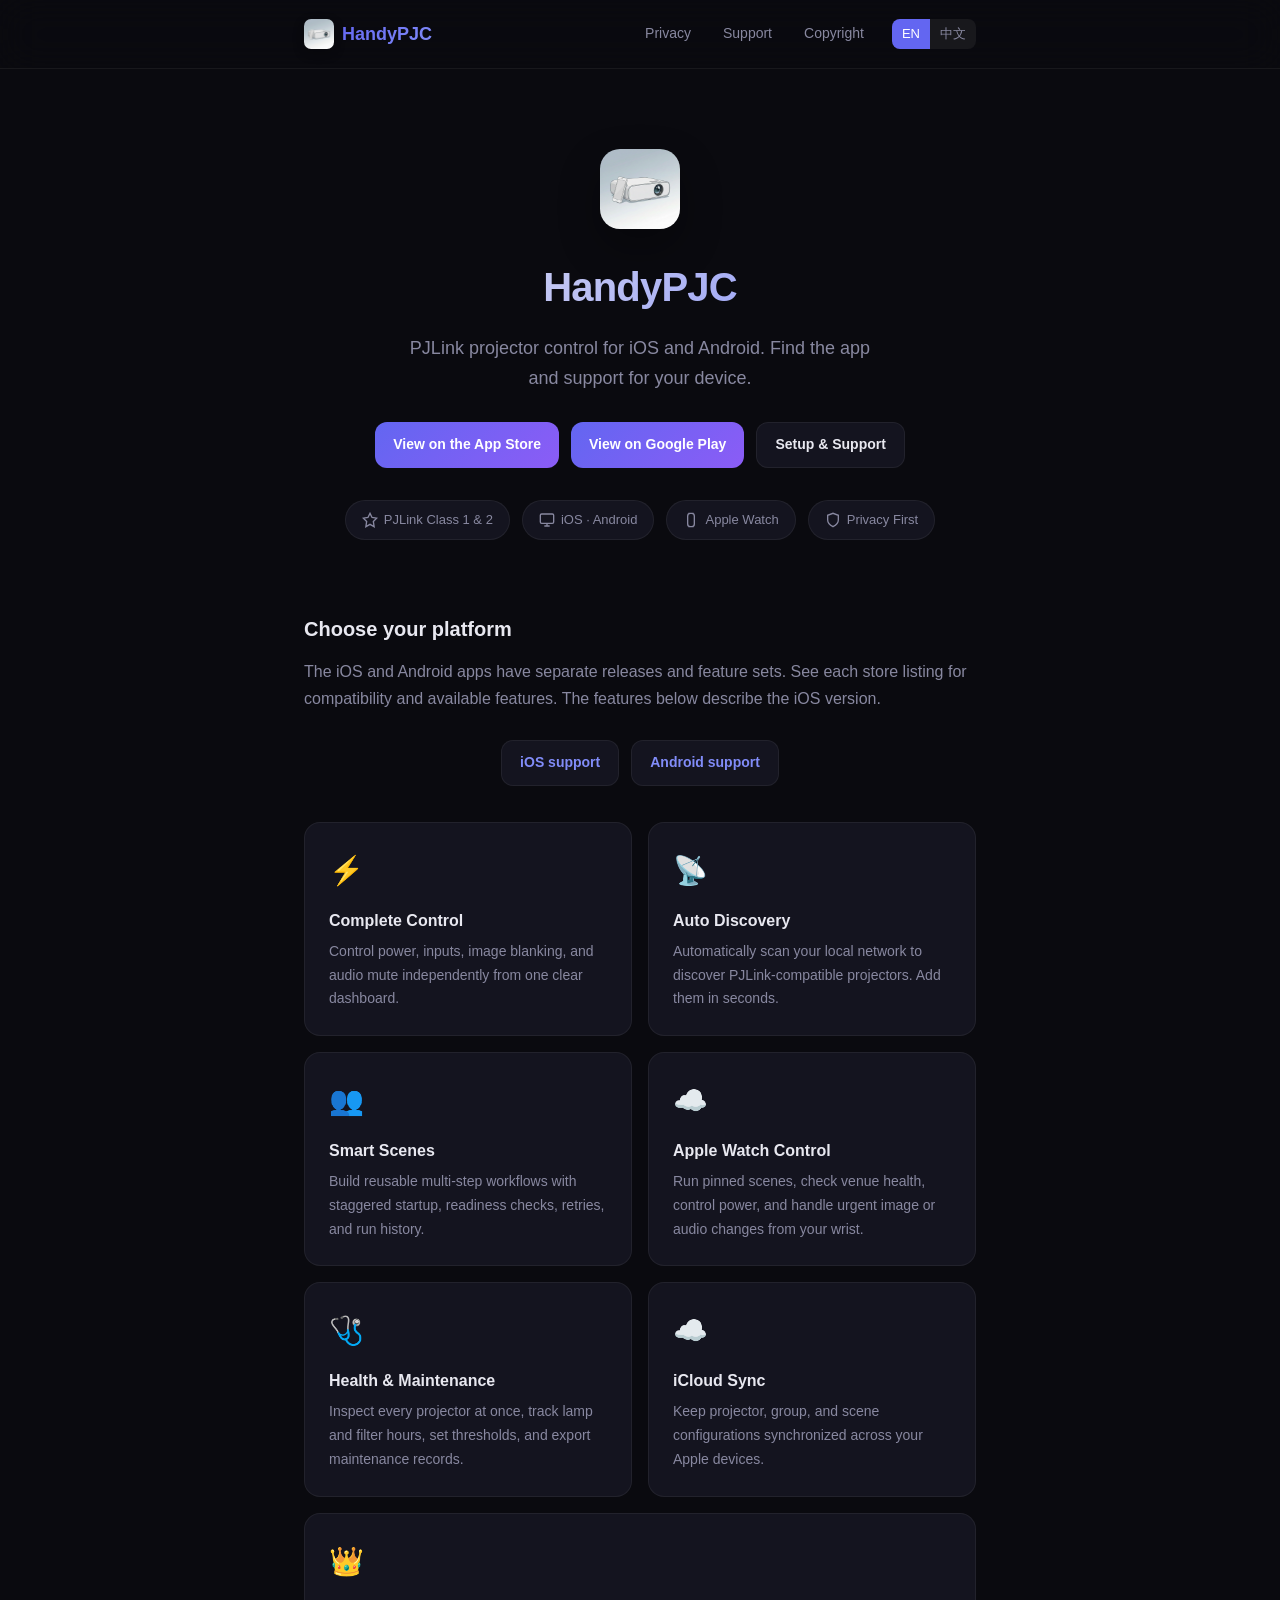
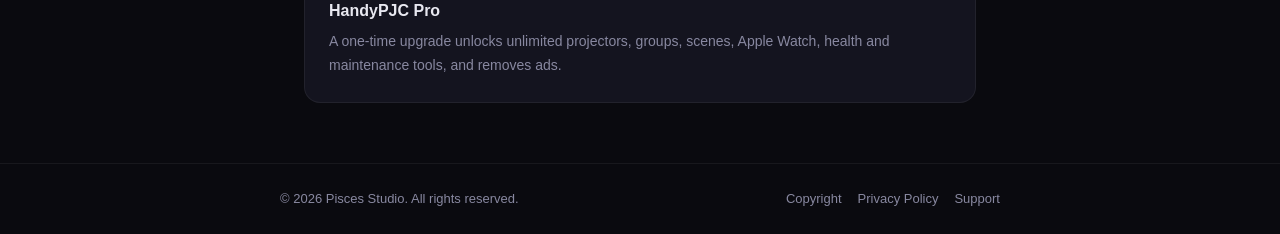
<file: index.html>
<!DOCTYPE html>
<html lang="en">
<head>
    <meta charset="UTF-8">
    <meta name="viewport" content="width=device-width, initial-scale=1.0">
    <title>HandyPJC — Professional Projector Control</title>
    <meta name="description" content="HandyPJC projector control for iOS and Android. Download the app, get platform-specific support, and find copyright information.">
    <meta property="og:image" content="assets/app-icon.png">
    <link rel="icon" type="image/png" sizes="64x64" href="assets/favicon.png">
    <link rel="apple-touch-icon" sizes="180x180" href="assets/apple-touch-icon.png">
    <link rel="stylesheet" href="style.css">
</head>
<body>

<nav class="nav">
    <div class="nav-inner">
        <a href="index.html" class="nav-logo"><img src="assets/app-icon.png" alt="" class="nav-app-icon"> <span id="nav-name">HandyPJC</span></a>
        <div class="nav-links">
            <a href="privacy.html" id="nav-privacy">Privacy</a>
            <a href="support.html" id="nav-support">Support</a>
            <a href="copyright.html" id="nav-copyright">Copyright</a>
            <div class="lang-switch">
                <a href="#" class="active" onclick="setLang('en')">EN</a>
                <a href="#" onclick="setLang('zh')">中文</a>
            </div>
        </div>
    </div>
</nav>

<section class="hero">
    <img class="hero-icon" src="assets/app-icon.png" alt="HandyPJC app icon">
    <h1 id="hero-title">HandyPJC</h1>
    <p id="hero-sub">PJLink projector control for iOS and Android. Find the app and support for your device.</p>
    <div class="hero-actions">
        <a class="primary-button" href="https://apps.apple.com/app/id1540087282" target="_blank" rel="noopener noreferrer" id="download-button">View on the App Store</a>
        <a class="primary-button" href="https://play.google.com/store/apps/details?id=com.PiscesStudio.HandyPJC" target="_blank" rel="noopener noreferrer" id="android-download">View on Google Play</a>
        <a class="secondary-button" href="support.html" id="learn-button">Setup &amp; Support</a>
    </div>
    <div class="badge-row">
        <div class="badge">
            <svg viewBox="0 0 24 24" fill="none" stroke="currentColor" stroke-width="2"><path d="M12 2l3.09 6.26L22 9.27l-5 4.87L18.18 22 12 18.56 5.82 22 7 14.14l-5-4.87 6.91-1.01z"/></svg>
            <span>PJLink Class 1 &amp; 2</span>
        </div>
        <div class="badge">
            <svg viewBox="0 0 24 24" fill="none" stroke="currentColor" stroke-width="2"><rect x="2" y="3" width="20" height="14" rx="2"/><path d="M8 21h8m-4-4v4"/></svg>
            <span id="badge-ios">iOS · Android</span>
        </div>
        <div class="badge">
            <svg viewBox="0 0 24 24" fill="none" stroke="currentColor" stroke-width="2"><rect x="7" y="2" width="10" height="20" rx="4"/><path d="M9 2V1m6 1V1M9 22v1m6-1v1"/></svg>
            <span id="badge-watch">Apple Watch</span>
        </div>
        <div class="badge">
            <svg viewBox="0 0 24 24" fill="none" stroke="currentColor" stroke-width="2"><path d="M12 22s8-4 8-10V5l-8-3-8 3v7c0 6 8 10 8 10z"/></svg>
            <span id="badge-privacy">Privacy First</span>
        </div>
    </div>
</section>

<section class="content platform-intro">
    <h2 id="platform-heading">Choose your platform</h2>
    <p id="platform-description">The iOS and Android apps have separate releases and feature sets. See each store listing for compatibility and available features. The features below describe the iOS version.</p>
    <div class="hero-actions"><a class="secondary-button" href="support.html#ios" id="ios-help">iOS support</a><a class="secondary-button" href="support.html#android" id="android-help">Android support</a></div>
</section>
<section class="features" aria-label="iOS features">
    <div class="feature-card">
        <div class="icon">⚡</div>
        <h3 id="f1-title">Complete Control</h3>
        <p id="f1-desc">Control power, inputs, image blanking, and audio mute independently from one clear dashboard.</p>
    </div>
    <div class="feature-card">
        <div class="icon">📡</div>
        <h3 id="f2-title">Auto Discovery</h3>
        <p id="f2-desc">Automatically scan your local network to discover PJLink-compatible projectors. Add them in seconds.</p>
    </div>
    <div class="feature-card">
        <div class="icon">👥</div>
        <h3 id="f3-title">Smart Scenes</h3>
        <p id="f3-desc">Build reusable multi-step workflows with staggered startup, readiness checks, retries, and run history.</p>
    </div>
    <div class="feature-card">
        <div class="icon">☁️</div>
        <h3 id="f4-title">Apple Watch Control</h3>
        <p id="f4-desc">Run pinned scenes, check venue health, control power, and handle urgent image or audio changes from your wrist.</p>
    </div>
    <div class="feature-card">
        <div class="icon">🩺</div>
        <h3 id="f5-title">Health &amp; Maintenance</h3>
        <p id="f5-desc">Inspect every projector at once, track lamp and filter hours, set thresholds, and export maintenance records.</p>
    </div>
    <div class="feature-card">
        <div class="icon">☁️</div>
        <h3 id="f6-title">iCloud Sync</h3>
        <p id="f6-desc">Keep projector, group, and scene configurations synchronized across your Apple devices.</p>
    </div>
    <div class="feature-card feature-card-wide">
        <div class="icon">👑</div>
        <h3 id="f7-title">HandyPJC Pro</h3>
        <p id="f7-desc">A one-time upgrade unlocks unlimited projectors, groups, scenes, Apple Watch, health and maintenance tools, and removes ads.</p>
    </div>
</section>

<footer class="footer">
    <div class="footer-inner">
        <span>© 2026 Pisces Studio. All rights reserved.</span>
        <div class="footer-links">
            <a href="copyright.html" id="footer-copyright">Copyright</a>
            <a href="privacy.html" id="footer-privacy">Privacy Policy</a>
            <a href="support.html" id="footer-support">Support</a>
        </div>
    </div>
</footer>

<script>
const i18n = {
    en: {
        'nav-copyright': 'Copyright', 'footer-copyright': 'Copyright',
        'nav-privacy': 'Privacy',
        'nav-support': 'Support',
        'nav-name': 'HandyPJC',
        'hero-title': 'HandyPJC',
        'hero-sub': 'PJLink projector control for iOS and Android. Find the app and support for your device.',
        'download-button': 'View on the App Store',
        'learn-button': 'Setup & Support',
        'android-download': 'View on Google Play',
        'platform-heading': 'Choose your platform',
        'platform-description': 'The iOS and Android apps have separate releases and feature sets. See each store listing for compatibility and available features. The features below describe the iOS version.',
        'ios-help': 'iOS support', 'android-help': 'Android support',
        'badge-watch': 'Apple Watch',
        'badge-privacy': 'Privacy First',
        'f1-title': 'Complete Control',
        'f1-desc': 'Control power, inputs, image blanking, and audio mute independently from one clear dashboard.',
        'f2-title': 'Auto Discovery',
        'f2-desc': 'Automatically scan your local network to discover PJLink-compatible projectors. Add them in seconds.',
        'f3-title': 'Smart Scenes',
        'f3-desc': 'Build reusable multi-step workflows with staggered startup, readiness checks, retries, and run history.',
        'f4-title': 'Apple Watch Control',
        'f4-desc': 'Run pinned scenes, check venue health, control power, and handle urgent image or audio changes from your wrist.',
        'f5-title': 'Health & Maintenance',
        'f5-desc': 'Inspect every projector at once, track lamp and filter hours, set thresholds, and export maintenance records.',
        'f6-title': 'iCloud Sync',
        'f6-desc': 'Keep projector, group, and scene configurations synchronized across your Apple devices.',
        'f7-title': 'HandyPJC Pro',
        'f7-desc': 'A one-time upgrade unlocks unlimited projectors, groups, scenes, Apple Watch, health and maintenance tools, and removes ads.',
        'footer-privacy': 'Privacy Policy',
        'footer-support': 'Support'
    },
    zh: {
        'nav-copyright': '版權', 'footer-copyright': '版權聲明',
        'nav-privacy': '隱私權',
        'nav-support': '支援',
        'nav-name': '掌中投控',
        'hero-title': '掌中投控',
        'hero-sub': '適用於 iOS 與 Android 的 PJLink 投影機控制工具。在此下載 App，並查看對應平台的支援資訊。',
        'download-button': '前往 App Store',
        'learn-button': '設定與支援',
        'android-download': '前往 Google Play',
        'platform-heading': '選擇您的平台',
        'platform-description': 'iOS 與 Android 版分別更新，功能可能不同。相容裝置與可用功能請以各平台商店說明為準。以下功能介紹適用於 iOS 版。',
        'ios-help': 'iOS 支援', 'android-help': 'Android 支援',
        'badge-watch': 'Apple Watch',
        'badge-privacy': '隱私優先',
        'f1-title': '完整控制',
        'f1-desc': '在清楚的控制介面中，分別控制電源、訊號來源、關閉影像及聲音靜音。',
        'f2-title': '自動探索',
        'f2-desc': '自動掃描區域網路，探索相容 PJLink 的投影機，數秒內即可新增。',
        'f3-title': '智慧場景',
        'f3-desc': '建立可重複使用的多步驟流程，支援分批啟動、就緒確認、失敗重試及執行紀錄。',
        'f4-title': 'Apple Watch 控制',
        'f4-desc': '從手腕執行置頂場景、查看場地健康、控制電源，並處理緊急影像或聲音切換。',
        'f5-title': '健康與維護',
        'f5-desc': '一次巡檢所有投影機，追蹤燈泡與濾網時數、設定門檻並匯出維護紀錄。',
        'f6-title': 'iCloud 同步',
        'f6-desc': '在 Apple 裝置間同步投影機、群組與場景設定。',
        'f7-title': '掌中投控 Pro',
        'f7-desc': '一次性升級即可解鎖無限投影機、群組、場景、Apple Watch、健康與維護工具，並移除廣告。',
        'footer-privacy': '隱私權政策',
        'footer-support': '支援'
    }
};

function setLang(lang) {
    const data = i18n[lang];
    for (const [id, text] of Object.entries(data)) {
        const el = document.getElementById(id);
        if (el) el.textContent = text;
    }
    document.querySelectorAll('.lang-switch a').forEach(a => a.classList.remove('active'));
    document.querySelector(`.lang-switch a[onclick="setLang('${lang}')"]`).classList.add('active');
    document.documentElement.lang = lang === 'zh' ? 'zh-Hant' : 'en';
    localStorage.setItem('lang', lang);
}

// Auto-detect language
(function() {
    const saved = localStorage.getItem('lang');
    if (saved === 'en' || saved === 'zh') { setLang(saved); return; }
    const browserLang = navigator.language || navigator.userLanguage;
    if (browserLang && browserLang.startsWith('zh')) setLang('zh');
})();
</script>
</body>
</html>
</file>
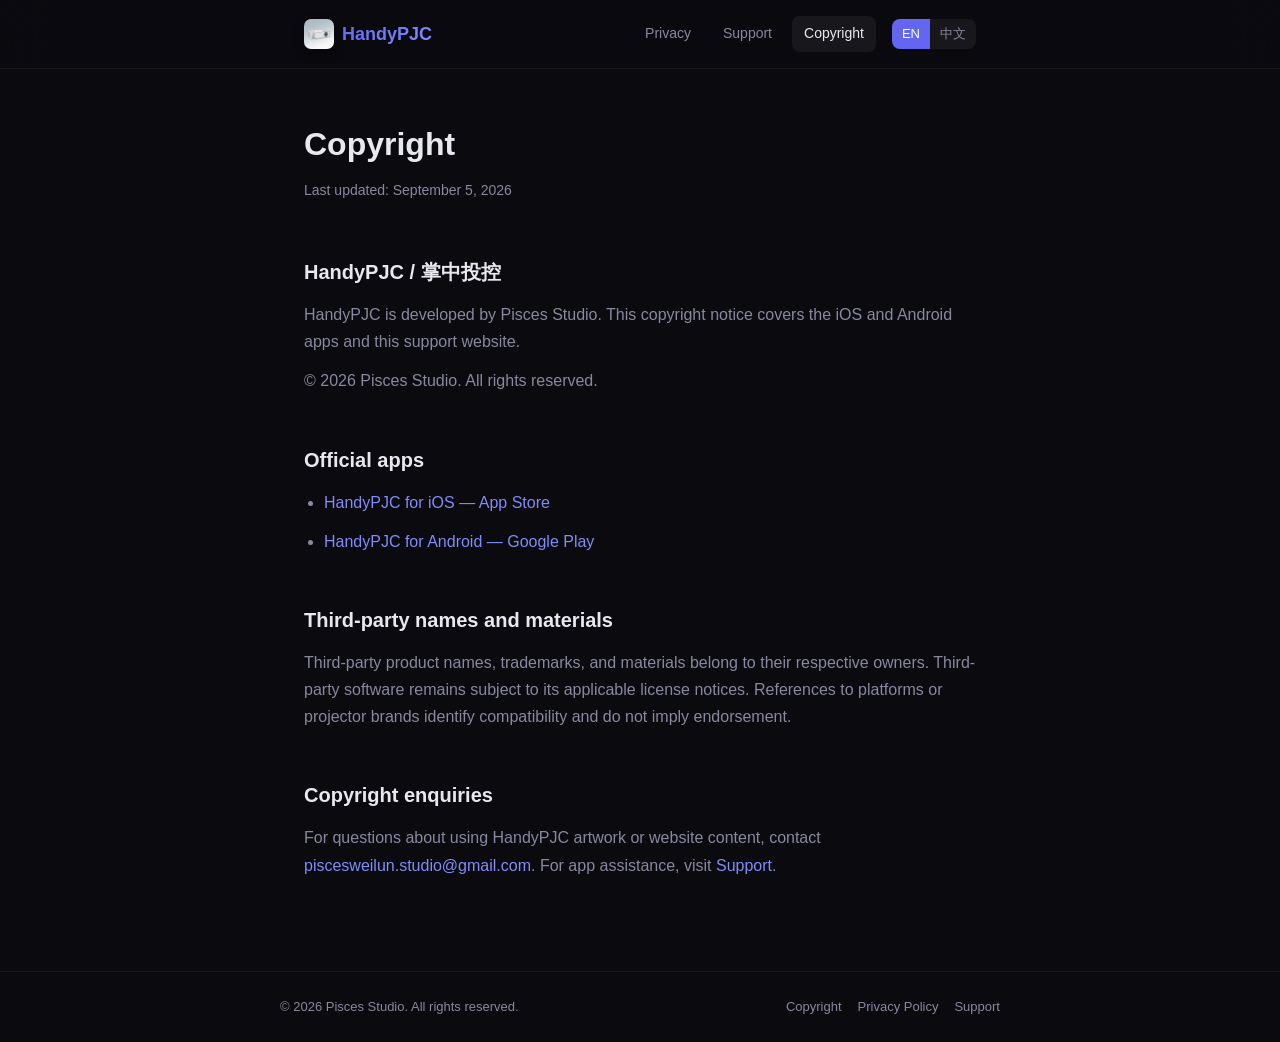
<file: copyright.html>
<!DOCTYPE html>
<html lang="en">
<head>
    <meta charset="UTF-8">
    <meta name="viewport" content="width=device-width, initial-scale=1.0">
    <title>Copyright — HandyPJC</title>
    <meta name="description" content="Copyright and official app links for HandyPJC on iOS and Android.">
    <meta property="og:image" content="assets/app-icon.png">
    <link rel="icon" type="image/png" sizes="64x64" href="assets/favicon.png">
    <link rel="apple-touch-icon" sizes="180x180" href="assets/apple-touch-icon.png">
    <link rel="stylesheet" href="style.css">
</head>
<body>

<nav class="nav">
    <div class="nav-inner">
        <a href="index.html" class="nav-logo"><img src="assets/app-icon.png" alt="" class="nav-app-icon"> <span id="nav-name">HandyPJC</span></a>
        <div class="nav-links">
            <a href="privacy.html" id="nav-privacy">Privacy</a>
            <a href="support.html" id="nav-support">Support</a>
            <a href="copyright.html" class="active" aria-current="page" id="nav-copyright">Copyright</a>
            <div class="lang-switch">
                <a href="#" class="active" onclick="setLang('en')">EN</a>
                <a href="#" onclick="setLang('zh')">中文</a>
            </div>
        </div>
    </div>
</nav>

<div class="content">
    <h1 id="page-title">Copyright</h1>
    <p class="updated" id="page-updated">Last updated: September 5, 2026</p>

    <div id="content-en">
        <h2>HandyPJC / 掌中投控</h2>
        <p>HandyPJC is developed by Pisces Studio. This copyright notice covers the iOS and Android apps and this support website.</p>
        <p>© 2026 Pisces Studio. All rights reserved.</p>
        <h2>Official apps</h2>
        <ul><li><a href="https://apps.apple.com/app/id1540087282">HandyPJC for iOS — App Store</a></li><li><a href="https://play.google.com/store/apps/details?id=com.PiscesStudio.HandyPJC">HandyPJC for Android — Google Play</a></li></ul>
        <h2>Third-party names and materials</h2>
        <p>Third-party product names, trademarks, and materials belong to their respective owners. Third-party software remains subject to its applicable license notices. References to platforms or projector brands identify compatibility and do not imply endorsement.</p>
        <h2>Copyright enquiries</h2>
        <p>For questions about using HandyPJC artwork or website content, contact <a href="mailto:piscesweilun.studio@gmail.com">piscesweilun.studio@gmail.com</a>. For app assistance, visit <a href="support.html">Support</a>.</p>
    </div>
    <div id="content-zh" style="display:none">
        <h2>掌中投控 / HandyPJC</h2>
        <p>掌中投控由 Pisces Studio 開發。本版權聲明適用於 iOS、Android 應用程式及本支援網站。</p>
        <p>© 2026 Pisces Studio。保留所有權利。</p>
        <h2>官方應用程式</h2>
        <ul><li><a href="https://apps.apple.com/app/id1540087282">iOS 版掌中投控 — App Store</a></li><li><a href="https://play.google.com/store/apps/details?id=com.PiscesStudio.HandyPJC">Android 版掌中投控 — Google Play</a></li></ul>
        <h2>第三方名稱與素材</h2>
        <p>第三方產品名稱、商標及素材屬於各自權利人。第三方軟體仍依其適用的授權聲明提供。提及平台或投影機品牌是為了說明相容性，不代表取得該品牌的背書。</p>
        <h2>版權相關聯絡</h2>
        <p>如需詢問掌中投控圖像或網站內容的使用，請聯絡 <a href="mailto:piscesweilun.studio@gmail.com">piscesweilun.studio@gmail.com</a>。App 操作問題請參閱<a href="support.html">支援頁面</a>。</p>
    </div>
</div>

<footer class="footer">
    <div class="footer-inner">
        <span>© 2026 Pisces Studio. All rights reserved.</span>
        <div class="footer-links">
            <a href="copyright.html" id="footer-copyright">Copyright</a>
            <a href="privacy.html" id="footer-privacy">Privacy Policy</a>
            <a href="support.html" id="footer-support">Support</a>
        </div>
    </div>
</footer>

<script>
const i18n = {
    en: {
        'nav-copyright': 'Copyright', 'footer-copyright': 'Copyright',
        'nav-privacy': 'Privacy', 'nav-support': 'Support', 'nav-name': 'HandyPJC',
        'page-title': 'Copyright', 'page-updated': 'Last updated: September 5, 2026',
        'footer-privacy': 'Privacy Policy', 'footer-support': 'Support'
    },
    zh: {
        'nav-copyright': '版權', 'footer-copyright': '版權聲明',
        'nav-privacy': '隱私權', 'nav-support': '支援', 'nav-name': '掌中投控',
        'page-title': '版權聲明', 'page-updated': '最後更新：2026 年 9 月 5 日',
        'footer-privacy': '隱私權政策', 'footer-support': '支援'
    }
};

function setLang(lang) {
    const data = i18n[lang];
    for (const [id, text] of Object.entries(data)) {
        const el = document.getElementById(id);
        if (el) el.textContent = text;
    }
    document.getElementById('content-en').style.display = lang === 'en' ? 'block' : 'none';
    document.getElementById('content-zh').style.display = lang === 'zh' ? 'block' : 'none';
    document.querySelectorAll('.lang-switch a').forEach(a => a.classList.remove('active'));
    document.querySelector(`.lang-switch a[onclick="setLang('${lang}')"]`).classList.add('active');
    document.documentElement.lang = lang === 'zh' ? 'zh-Hant' : 'en';
    localStorage.setItem('lang', lang);
}

(function() {
    const saved = localStorage.getItem('lang');
    if (saved === 'en' || saved === 'zh') { setLang(saved); return; }
    const browserLang = navigator.language || navigator.userLanguage;
    if (browserLang && browserLang.startsWith('zh')) setLang('zh');
})();
</script>
</body>
</html>
</file>
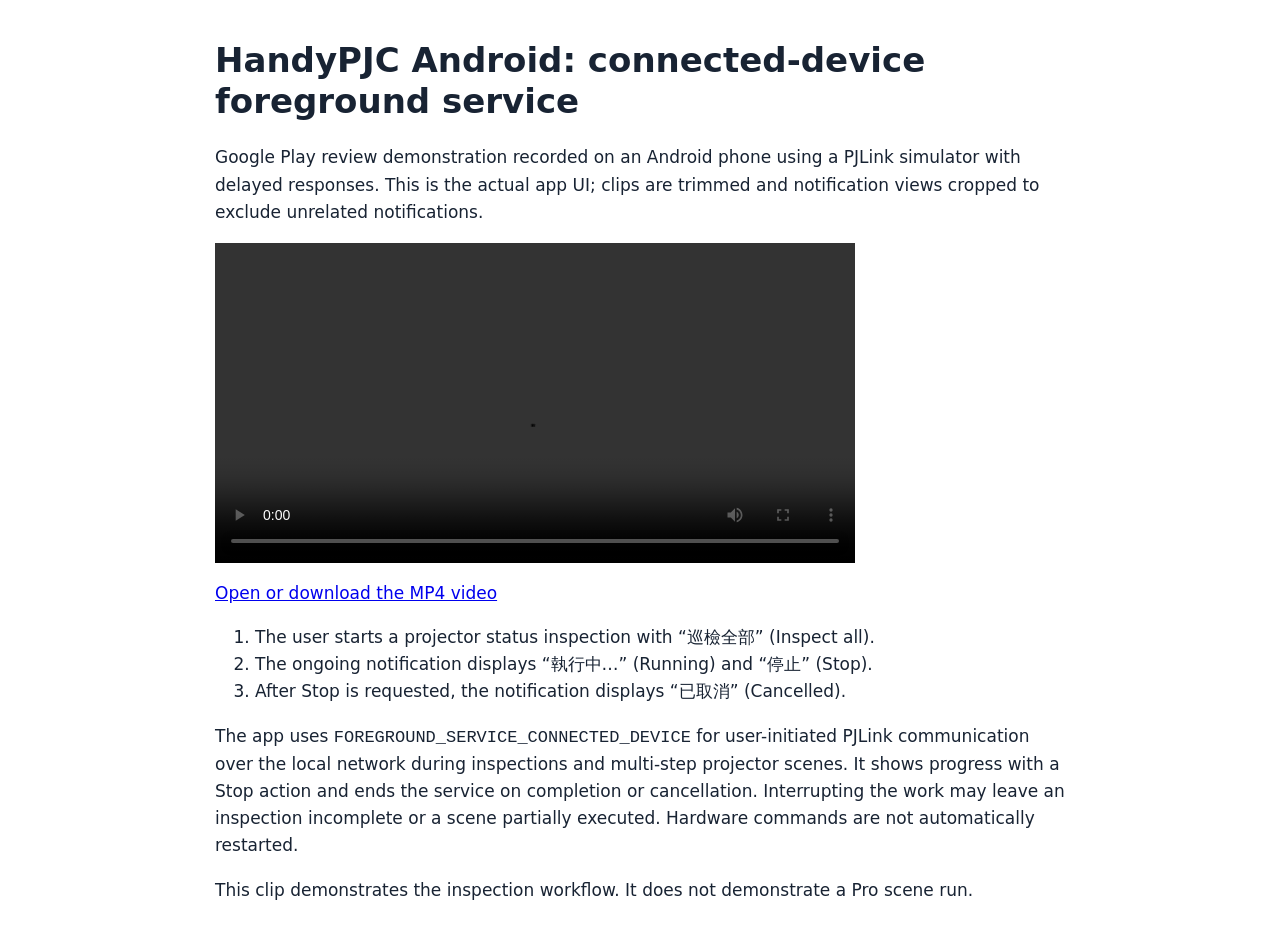
<file: foreground-service-demo.html>
<!doctype html><html lang="en"><head><meta charset="utf-8"><meta name="viewport" content="width=device-width,initial-scale=1"><meta name="robots" content="noindex"><title>HandyPJC — Foreground service demonstration</title><style>body{font:17px/1.6 system-ui,sans-serif;max-width:850px;margin:40px auto;padding:0 20px;color:#182333}video{display:block;width:100%;max-width:640px;background:#111827}h1{line-height:1.2}code{overflow-wrap:anywhere}</style></head><body><h1>HandyPJC Android: connected-device foreground service</h1><p>Google Play review demonstration recorded on an Android phone using a PJLink simulator with delayed responses. This is the actual app UI; clips are trimmed and notification views cropped to exclude unrelated notifications.</p><video controls playsinline preload="metadata" src="assets/review/foreground-service-demo.mp4"></video><p><a href="assets/review/foreground-service-demo.mp4">Open or download the MP4 video</a></p><ol><li>The user starts a projector status inspection with “巡檢全部” (Inspect all).</li><li>The ongoing notification displays “執行中…” (Running) and “停止” (Stop).</li><li>After Stop is requested, the notification displays “已取消” (Cancelled).</li></ol><p>The app uses <code>FOREGROUND_SERVICE_CONNECTED_DEVICE</code> for user-initiated PJLink communication over the local network during inspections and multi-step projector scenes. It shows progress with a Stop action and ends the service on completion or cancellation. Interrupting the work may leave an inspection incomplete or a scene partially executed. Hardware commands are not automatically restarted.</p><p>This clip demonstrates the inspection workflow. It does not demonstrate a Pro scene run.</p></body></html>
</file>
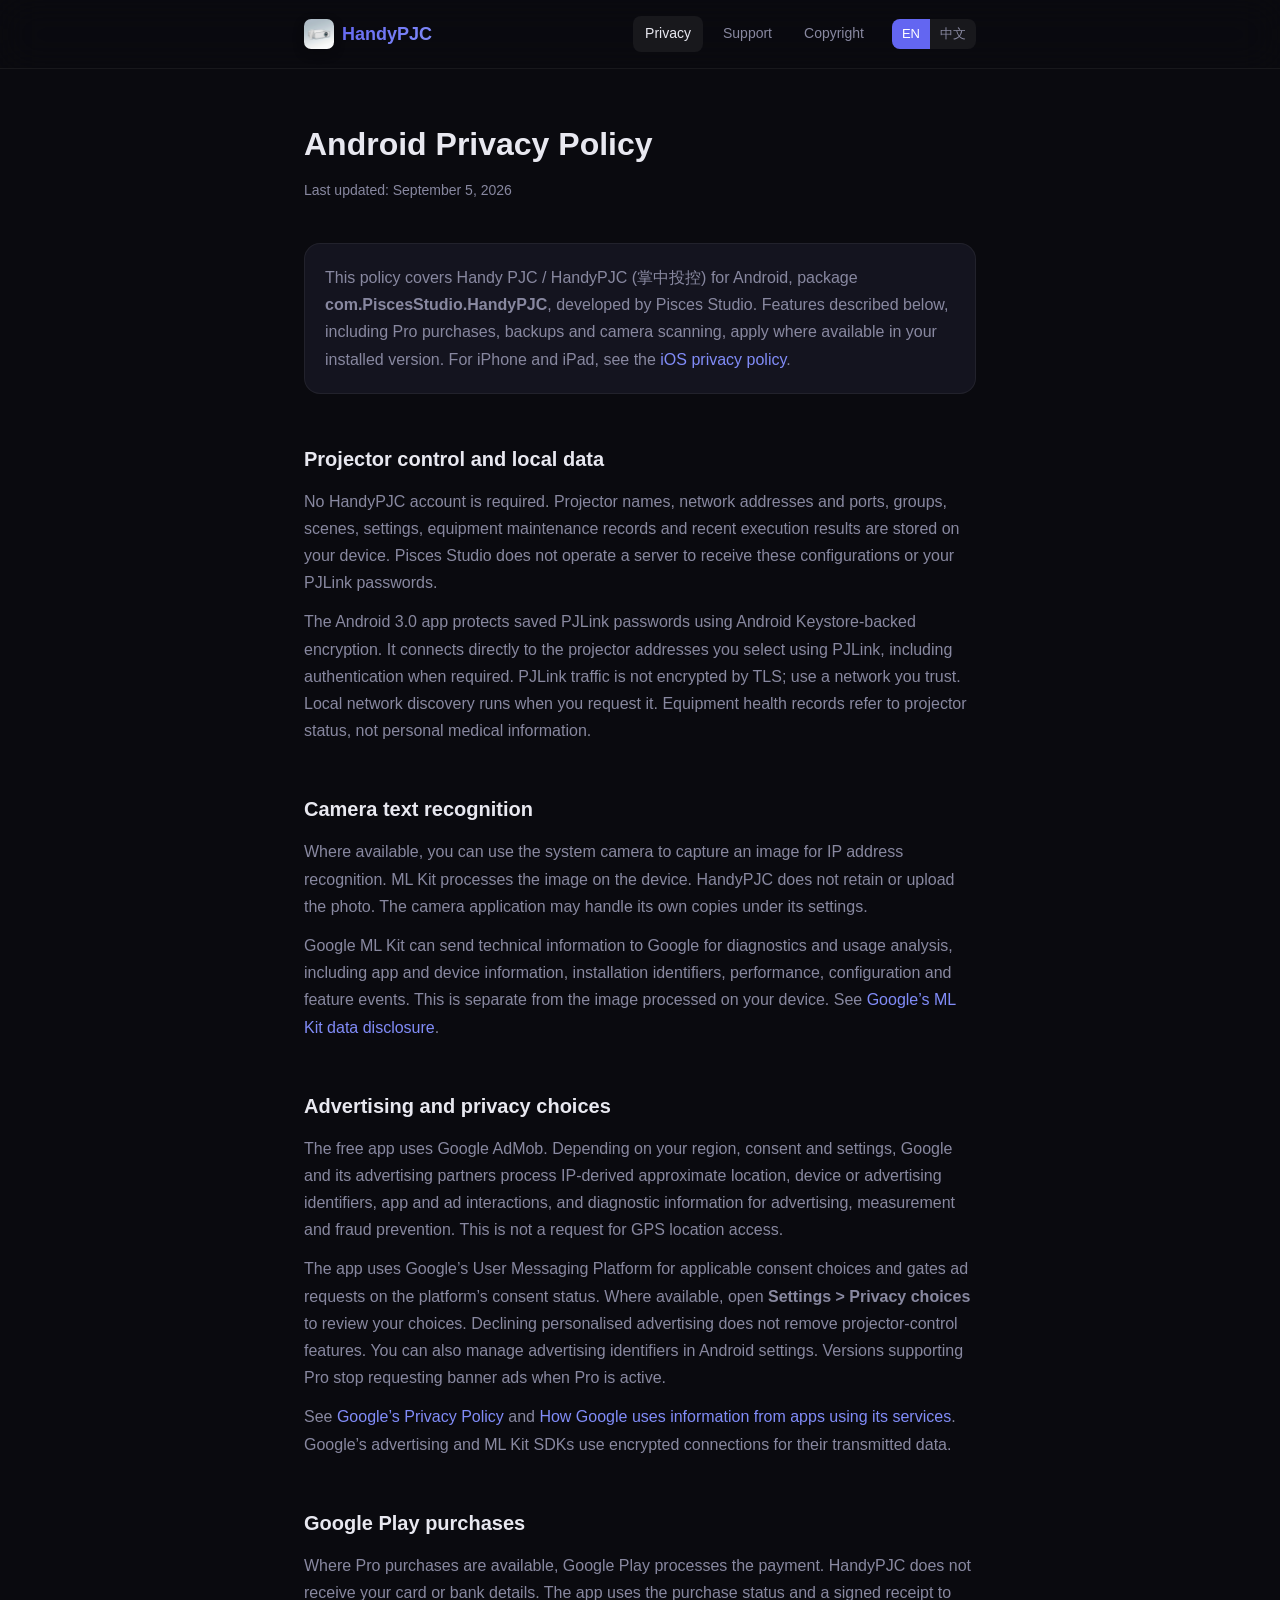
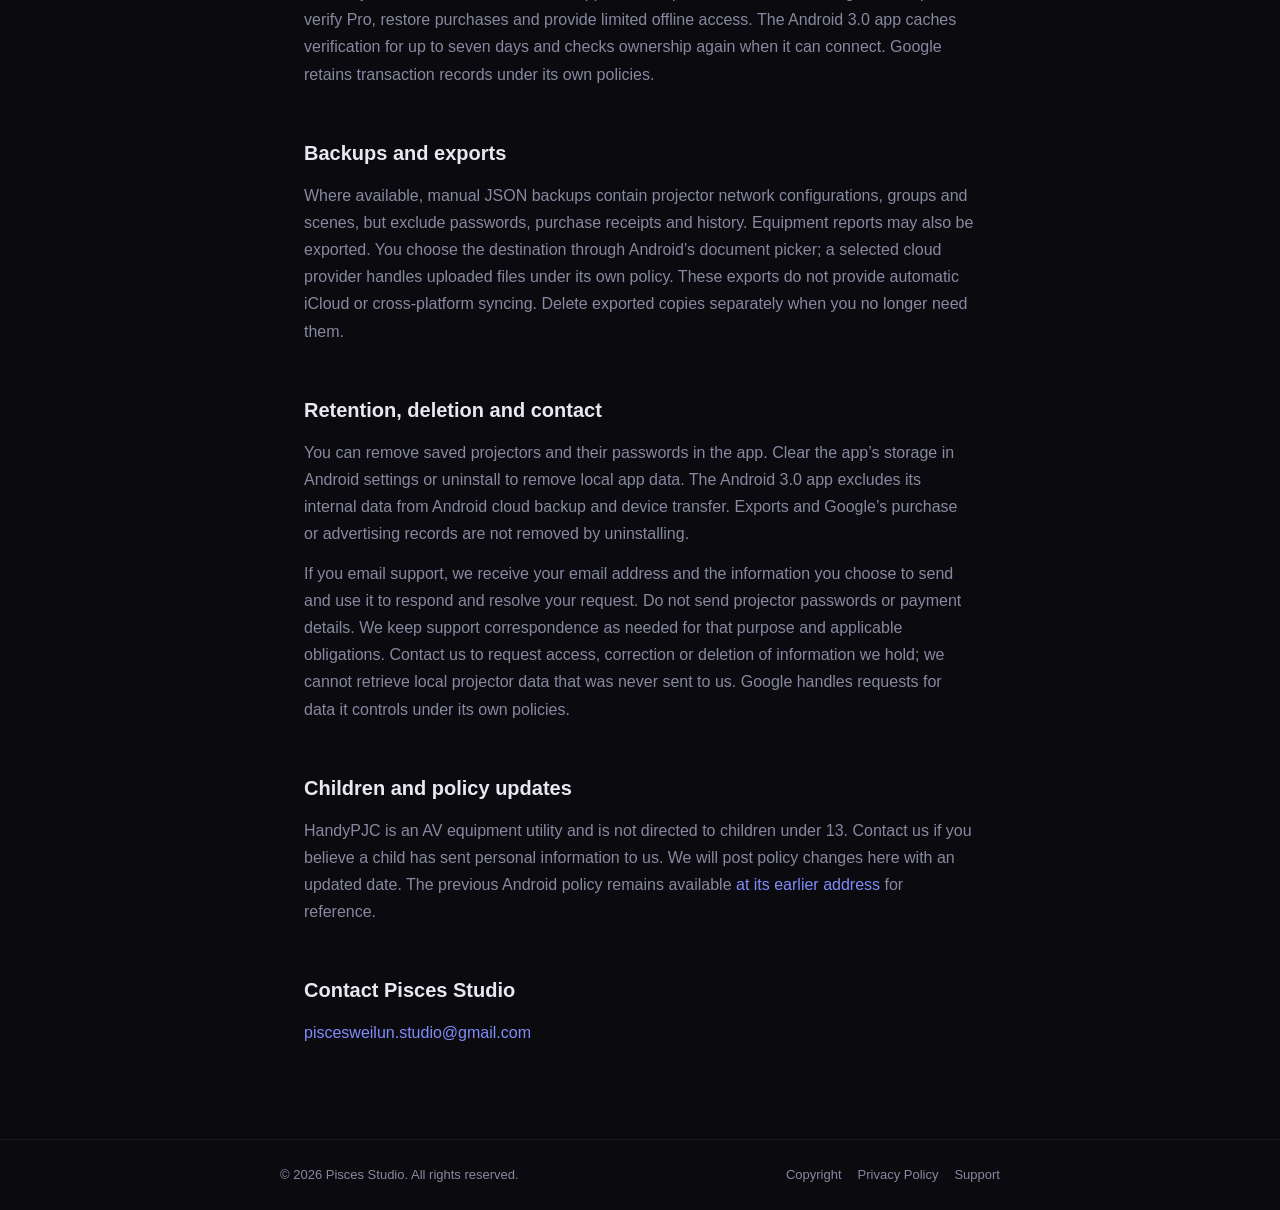
<file: privacy-android.html>
<!DOCTYPE html>
<html lang="en">
<head>
    <meta charset="UTF-8">
    <meta name="viewport" content="width=device-width, initial-scale=1.0">
    <title>Android Privacy Policy — HandyPJC</title>
    <meta name="description" content="HandyPJC Android privacy policy: projector data, ads, purchases, camera recognition and deletion.">
    <meta property="og:image" content="assets/app-icon.png">
    <link rel="icon" type="image/png" sizes="64x64" href="assets/favicon.png">
    <link rel="apple-touch-icon" sizes="180x180" href="assets/apple-touch-icon.png">
    <link rel="stylesheet" href="style.css">
</head>
<body>

<nav class="nav">
    <div class="nav-inner">
        <a href="index.html" class="nav-logo"><img src="assets/app-icon.png" alt="" class="nav-app-icon"> <span id="nav-name">HandyPJC</span></a>
        <div class="nav-links">
            <a href="privacy-android.html" class="active" id="nav-privacy">Privacy</a>
            <a href="support.html" id="nav-support">Support</a>
            <a href="copyright.html" id="nav-copyright">Copyright</a>
            <div class="lang-switch">
                <a href="#" class="active" onclick="setLang('en')">EN</a>
                <a href="#" onclick="setLang('zh')">中文</a>
            </div>
        </div>
    </div>
</nav>

<div class="content">
    <h1 id="page-title">Android Privacy Policy</h1>
    <p class="updated" id="page-updated">Last updated: September 5, 2026</p>

    <div id="content-en">
<p class="policy-scope">This policy covers Handy PJC / HandyPJC (掌中投控) for Android, package <strong>com.PiscesStudio.HandyPJC</strong>, developed by Pisces Studio. Features described below, including Pro purchases, backups and camera scanning, apply where available in your installed version. For iPhone and iPad, see the <a href="privacy.html">iOS privacy policy</a>.</p>
<h2>Projector control and local data</h2>
<p>No HandyPJC account is required. Projector names, network addresses and ports, groups, scenes, settings, equipment maintenance records and recent execution results are stored on your device. Pisces Studio does not operate a server to receive these configurations or your PJLink passwords.</p>
<p>The Android 3.0 app protects saved PJLink passwords using Android Keystore-backed encryption. It connects directly to the projector addresses you select using PJLink, including authentication when required. PJLink traffic is not encrypted by TLS; use a network you trust. Local network discovery runs when you request it. Equipment health records refer to projector status, not personal medical information.</p>
<h2>Camera text recognition</h2>
<p>Where available, you can use the system camera to capture an image for IP address recognition. ML Kit processes the image on the device. HandyPJC does not retain or upload the photo. The camera application may handle its own copies under its settings.</p>
<p>Google ML Kit can send technical information to Google for diagnostics and usage analysis, including app and device information, installation identifiers, performance, configuration and feature events. This is separate from the image processed on your device. See <a href="https://developers.google.com/ml-kit/android-data-disclosure">Google’s ML Kit data disclosure</a>.</p>
<h2>Advertising and privacy choices</h2>
<p>The free app uses Google AdMob. Depending on your region, consent and settings, Google and its advertising partners process IP-derived approximate location, device or advertising identifiers, app and ad interactions, and diagnostic information for advertising, measurement and fraud prevention. This is not a request for GPS location access.</p>
<p>The app uses Google’s User Messaging Platform for applicable consent choices and gates ad requests on the platform’s consent status. Where available, open <strong>Settings &gt; Privacy choices</strong> to review your choices. Declining personalised advertising does not remove projector-control features. You can also manage advertising identifiers in Android settings. Versions supporting Pro stop requesting banner ads when Pro is active.</p>
<p>See <a href="https://policies.google.com/privacy">Google’s Privacy Policy</a> and <a href="https://policies.google.com/technologies/partner-sites">How Google uses information from apps using its services</a>. Google’s advertising and ML Kit SDKs use encrypted connections for their transmitted data.</p>
<h2>Google Play purchases</h2>
<p>Where Pro purchases are available, Google Play processes the payment. HandyPJC does not receive your card or bank details. The app uses the purchase status and a signed receipt to verify Pro, restore purchases and provide limited offline access. The Android 3.0 app caches verification for up to seven days and checks ownership again when it can connect. Google retains transaction records under its own policies.</p>
<h2>Backups and exports</h2>
<p>Where available, manual JSON backups contain projector network configurations, groups and scenes, but exclude passwords, purchase receipts and history. Equipment reports may also be exported. You choose the destination through Android’s document picker; a selected cloud provider handles uploaded files under its own policy. These exports do not provide automatic iCloud or cross-platform syncing. Delete exported copies separately when you no longer need them.</p>
<h2>Retention, deletion and contact</h2>
<p>You can remove saved projectors and their passwords in the app. Clear the app’s storage in Android settings or uninstall to remove local app data. The Android 3.0 app excludes its internal data from Android cloud backup and device transfer. Exports and Google’s purchase or advertising records are not removed by uninstalling.</p>
<p>If you email support, we receive your email address and the information you choose to send and use it to respond and resolve your request. Do not send projector passwords or payment details. We keep support correspondence as needed for that purpose and applicable obligations. Contact us to request access, correction or deletion of information we hold; we cannot retrieve local projector data that was never sent to us. Google handles requests for data it controls under its own policies.</p>
<h2>Children and policy updates</h2>
<p>HandyPJC is an AV equipment utility and is not directed to children under 13. Contact us if you believe a child has sent personal information to us. We will post policy changes here with an updated date. The previous Android policy remains available <a href="https://privacypolicies.com/privacy/view/Eckuqx">at its earlier address</a> for reference.</p>
<h2>Contact Pisces Studio</h2>
<p><a href="mailto:piscesweilun.studio@gmail.com">piscesweilun.studio@gmail.com</a></p>
    </div>
    <div id="content-zh" style="display:none">
<p class="policy-scope">本政策適用於 Pisces Studio 開發的 Android 版 Handy PJC／HandyPJC（掌中投控），套件名稱為 <strong>com.PiscesStudio.HandyPJC</strong>。以下 Pro 購買、備份及相機辨識等功能，依您安裝的版本是否提供而適用。iPhone 與 iPad 請參閱 <a href="privacy.html">iOS 隱私權政策</a>。</p>
<h2>投影機控制與本機資料</h2>
<p>不需建立 HandyPJC 帳號。投影機名稱、網路位址與連接埠、群組、場景、設定、設備維護紀錄及近期執行結果儲存在您的裝置上。Pisces Studio 未營運接收這些設定或 PJLink 密碼的伺服器。</p>
<p>Android 3.0 版使用 Android Keystore 保護的加密方式保存 PJLink 密碼。App 透過 PJLink 直接連接您指定的投影機，並在需要時進行驗證。PJLink 通訊不使用 TLS 加密，請使用可信任的網路。區域網路搜尋由您主動啟動。設備健康紀錄指投影機狀態，不是個人醫療資訊。</p>
<h2>相機文字辨識</h2>
<p>若版本提供此功能，您可使用系統相機拍攝影像以辨識 IP 位址。ML Kit 在裝置上處理影像；HandyPJC 不保留或上傳照片。系統相機可能依其自身設定處理照片副本。</p>
<p>Google ML Kit 可能將技術資訊傳送至 Google，用於診斷與使用分析，包括 App 與裝置資訊、安裝識別碼、效能、設定與功能事件。這些資訊與在本機處理的影像不同。詳見 <a href="https://developers.google.com/ml-kit/android-data-disclosure?hl=zh-TW">Google ML Kit 資料揭露說明</a>。</p>
<h2>廣告與隱私權選項</h2>
<p>免費版使用 Google AdMob。依您的地區、同意與設定，Google 及其廣告合作夥伴會處理由 IP 推估的概略位置、裝置或廣告識別碼、App 與廣告互動及診斷資訊，用於廣告、成效評估與防止詐欺。這不代表 App 要求 GPS 定位權限。</p>
<p>App 使用 Google User Messaging Platform 提供適用的同意選項，並依該平台的同意狀態決定是否請求廣告。若相關選項適用，您可從<strong>「設定 &gt; 隱私權選項」</strong>檢視選擇。拒絕個人化廣告不會移除投影機控制功能。您也可在 Android 設定管理廣告識別碼。支援 Pro 的版本在 Pro 生效時停止請求橫幅廣告。</p>
<p>詳見 <a href="https://policies.google.com/privacy?hl=zh-TW">Google 隱私權政策</a>及 <a href="https://policies.google.com/technologies/partner-sites?hl=zh-TW">Google 如何使用採用其服務的 App 所提供的資訊</a>。Google 廣告與 ML Kit SDK 傳送的資料使用加密連線。</p>
<h2>Google Play 購買</h2>
<p>若版本提供 Pro 購買，付款由 Google Play 處理，HandyPJC 不會取得您的信用卡或銀行資料。App 使用購買狀態與簽章收據驗證 Pro、恢復購買並提供有限的離線使用。Android 3.0 版最多快取七天驗證結果，並在可連線時重新確認購買權益。Google 依其政策保留交易紀錄。</p>
<h2>備份與匯出</h2>
<p>若版本提供此功能，手動 JSON 備份包含投影機網路設定、群組與場景，不包含密碼、購買收據或歷程。您也可匯出設備報告。儲存位置由您透過 Android 文件選擇器決定；若選擇雲端供應商，該供應商依其政策處理上傳檔案。這些匯出不提供自動 iCloud 或跨平台同步。不再需要時，請另行刪除匯出的副本。</p>
<h2>保留、刪除與支援聯絡</h2>
<p>您可在 App 中刪除投影機及其已存密碼。透過 Android 設定清除 App 儲存空間或解除安裝，可移除本機 App 資料。Android 3.0 版將內部資料排除於 Android 雲端備份與裝置移轉。解除安裝不會刪除匯出檔案，也不會刪除 Google 保存的購買或廣告紀錄。</p>
<p>若您寄信聯絡支援，我們會收到您的電子郵件地址及您主動提供的資訊，用於回覆並處理問題。請勿寄送投影機密碼或付款資料。我們依處理需求及適用義務保留支援信件。您可聯絡我們要求存取、更正或刪除我們持有的資料；我們無法擷取從未傳送給我們的本機投影機資料。Google 依其政策處理其控制之資料的相關請求。</p>
<h2>兒童與政策更新</h2>
<p>HandyPJC 是影音設備工具，不以 13 歲以下兒童為對象。如果您認為兒童曾向我們提供個人資訊，請聯絡我們。政策變更會公布於本頁並更新日期。先前 Android 政策仍可於<a href="https://privacypolicies.com/privacy/view/Eckuqx">原網址</a>查閱。</p>
<h2>聯絡 Pisces Studio</h2>
<p><a href="mailto:piscesweilun.studio@gmail.com">piscesweilun.studio@gmail.com</a></p>
    </div>
</div>

<footer class="footer">
    <div class="footer-inner">
        <span>© 2026 Pisces Studio. All rights reserved.</span>
        <div class="footer-links">
            <a href="copyright.html" id="footer-copyright">Copyright</a>
            <a href="privacy.html" id="footer-privacy">Privacy Policy</a>
            <a href="support.html" id="footer-support">Support</a>
        </div>
    </div>
</footer>

<script>
const i18n = {
    en: {
        'nav-copyright': 'Copyright', 'footer-copyright': 'Copyright',
        'nav-privacy': 'Privacy', 'nav-support': 'Support', 'nav-name': 'HandyPJC',
        'page-title': 'Android Privacy Policy', 'page-updated': 'Last updated: September 5, 2026',
        'footer-privacy': 'Privacy Policy', 'footer-support': 'Support'
    },
    zh: {
        'nav-copyright': '版權', 'footer-copyright': '版權聲明',
        'nav-privacy': '隱私權', 'nav-support': '支援', 'nav-name': '掌中投控',
        'page-title': 'Android 隱私權政策', 'page-updated': '最後更新：2026 年 9 月 5 日',
        'footer-privacy': '隱私權政策', 'footer-support': '支援'
    }
};

function setLang(lang) {
    const data = i18n[lang];
    for (const [id, text] of Object.entries(data)) {
        const el = document.getElementById(id);
        if (el) el.textContent = text;
    }
    document.getElementById('content-en').style.display = lang === 'en' ? 'block' : 'none';
    document.getElementById('content-zh').style.display = lang === 'zh' ? 'block' : 'none';
    document.querySelectorAll('.lang-switch a').forEach(a => a.classList.remove('active'));
    document.querySelector(`.lang-switch a[onclick="setLang('${lang}')"]`).classList.add('active');
    document.documentElement.lang = lang === 'zh' ? 'zh-Hant' : 'en';
    localStorage.setItem('lang', lang);
}

(function() {
    const saved = localStorage.getItem('lang');
    if (saved === 'en' || saved === 'zh') { setLang(saved); return; }
    const browserLang = navigator.language || navigator.userLanguage;
    if (browserLang && browserLang.startsWith('zh')) setLang('zh');
})();
</script>
</body>
</html>
</file>
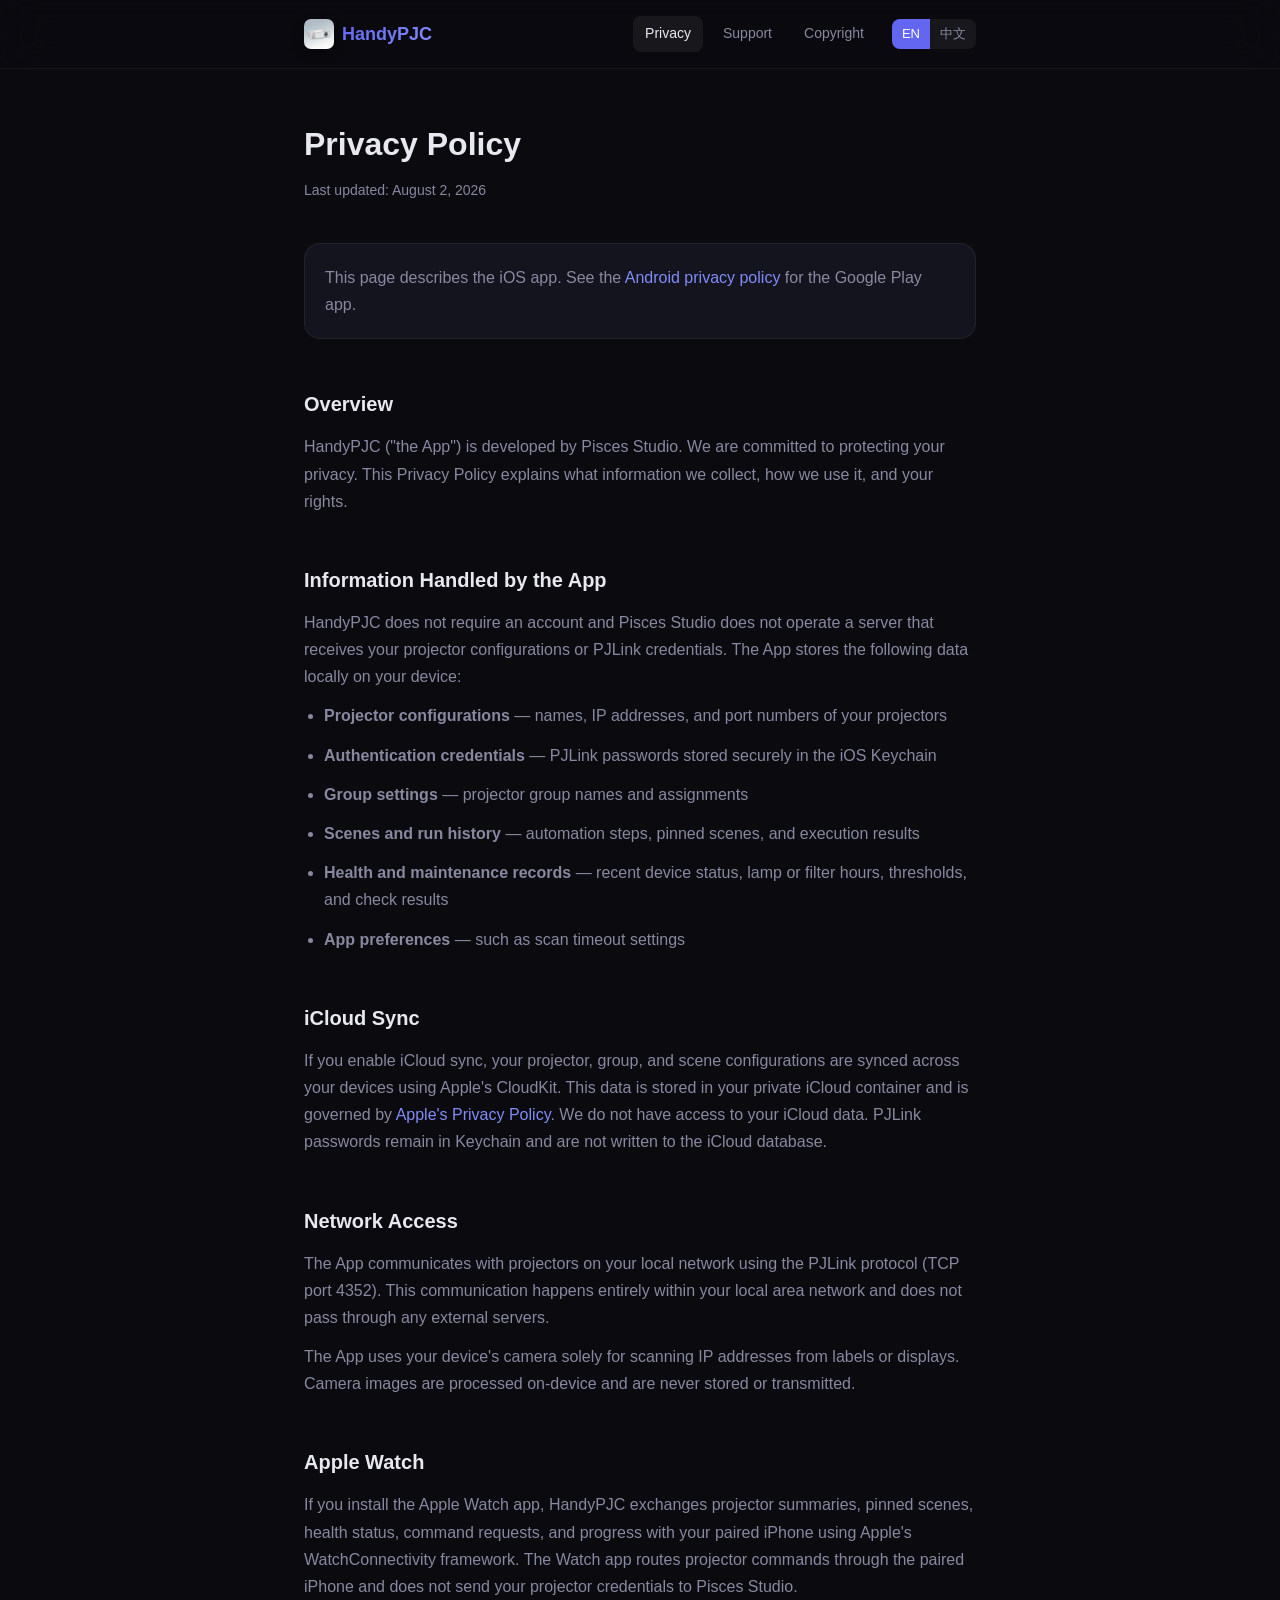
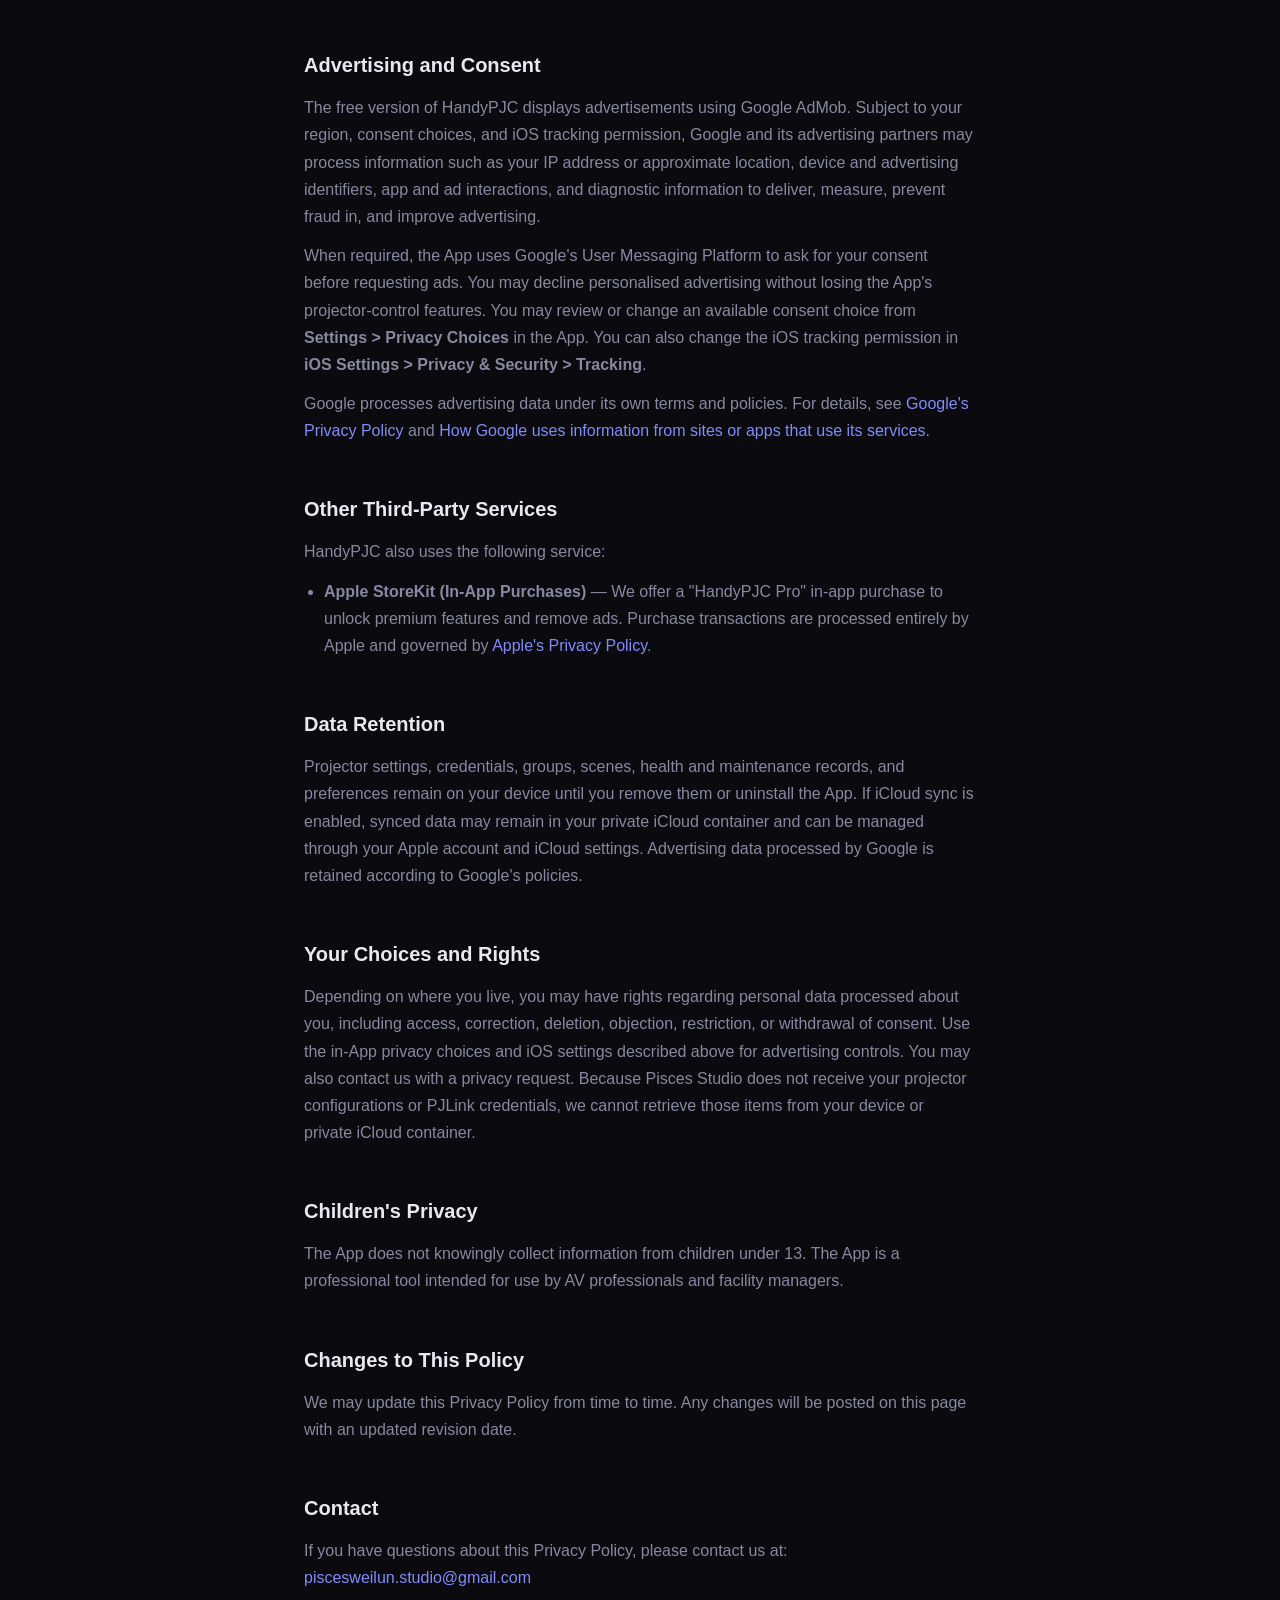
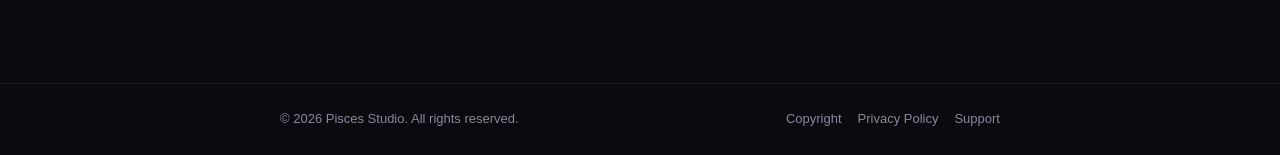
<file: privacy.html>
<!DOCTYPE html>
<html lang="en">
<head>
    <meta charset="UTF-8">
    <meta name="viewport" content="width=device-width, initial-scale=1.0">
    <title>Privacy Policy — HandyPJC</title>
    <meta name="description" content="HandyPJC Privacy Policy. Learn how we handle your data.">
    <meta property="og:image" content="assets/app-icon.png">
    <link rel="icon" type="image/png" sizes="64x64" href="assets/favicon.png">
    <link rel="apple-touch-icon" sizes="180x180" href="assets/apple-touch-icon.png">
    <link rel="stylesheet" href="style.css">
</head>
<body>

<nav class="nav">
    <div class="nav-inner">
        <a href="index.html" class="nav-logo"><img src="assets/app-icon.png" alt="" class="nav-app-icon"> <span id="nav-name">HandyPJC</span></a>
        <div class="nav-links">
            <a href="privacy.html" class="active" id="nav-privacy">Privacy</a>
            <a href="support.html" id="nav-support">Support</a>
            <a href="copyright.html" id="nav-copyright">Copyright</a>
            <div class="lang-switch">
                <a href="#" class="active" onclick="setLang('en')">EN</a>
                <a href="#" onclick="setLang('zh')">中文</a>
            </div>
        </div>
    </div>
</nav>

<div class="content">
    <h1 id="page-title">Privacy Policy</h1>
    <p class="updated" id="page-updated">Last updated: August 2, 2026</p>

    <div id="content-en">
        <p class="policy-scope">This page describes the iOS app. See the <a href="privacy-android.html">Android privacy policy</a> for the Google Play app.</p>
        <h2>Overview</h2>
        <p>HandyPJC ("the App") is developed by Pisces Studio. We are committed to protecting your privacy. This Privacy Policy explains what information we collect, how we use it, and your rights.</p>

        <h2>Information Handled by the App</h2>
        <p>HandyPJC does not require an account and Pisces Studio does not operate a server that receives your projector configurations or PJLink credentials. The App stores the following data locally on your device:</p>
        <ul>
            <li><strong>Projector configurations</strong> — names, IP addresses, and port numbers of your projectors</li>
            <li><strong>Authentication credentials</strong> — PJLink passwords stored securely in the iOS Keychain</li>
            <li><strong>Group settings</strong> — projector group names and assignments</li>
            <li><strong>Scenes and run history</strong> — automation steps, pinned scenes, and execution results</li>
            <li><strong>Health and maintenance records</strong> — recent device status, lamp or filter hours, thresholds, and check results</li>
            <li><strong>App preferences</strong> — such as scan timeout settings</li>
        </ul>

        <h2>iCloud Sync</h2>
        <p>If you enable iCloud sync, your projector, group, and scene configurations are synced across your devices using Apple's CloudKit. This data is stored in your private iCloud container and is governed by <a href="https://www.apple.com/legal/privacy/" target="_blank" rel="noopener noreferrer">Apple's Privacy Policy</a>. We do not have access to your iCloud data. PJLink passwords remain in Keychain and are not written to the iCloud database.</p>

        <h2>Network Access</h2>
        <p>The App communicates with projectors on your local network using the PJLink protocol (TCP port 4352). This communication happens entirely within your local area network and does not pass through any external servers.</p>
        <p>The App uses your device's camera solely for scanning IP addresses from labels or displays. Camera images are processed on-device and are never stored or transmitted.</p>

        <h2>Apple Watch</h2>
        <p>If you install the Apple Watch app, HandyPJC exchanges projector summaries, pinned scenes, health status, command requests, and progress with your paired iPhone using Apple's WatchConnectivity framework. The Watch app routes projector commands through the paired iPhone and does not send your projector credentials to Pisces Studio.</p>

        <h2>Advertising and Consent</h2>
        <p>The free version of HandyPJC displays advertisements using Google AdMob. Subject to your region, consent choices, and iOS tracking permission, Google and its advertising partners may process information such as your IP address or approximate location, device and advertising identifiers, app and ad interactions, and diagnostic information to deliver, measure, prevent fraud in, and improve advertising.</p>
        <p>When required, the App uses Google's User Messaging Platform to ask for your consent before requesting ads. You may decline personalised advertising without losing the App's projector-control features. You may review or change an available consent choice from <strong>Settings &gt; Privacy Choices</strong> in the App. You can also change the iOS tracking permission in <strong>iOS Settings &gt; Privacy &amp; Security &gt; Tracking</strong>.</p>
        <p>Google processes advertising data under its own terms and policies. For details, see <a href="https://policies.google.com/privacy" target="_blank" rel="noopener noreferrer">Google's Privacy Policy</a> and <a href="https://policies.google.com/technologies/partner-sites" target="_blank" rel="noopener noreferrer">How Google uses information from sites or apps that use its services</a>.</p>

        <h2>Other Third-Party Services</h2>
        <p>HandyPJC also uses the following service:</p>
        <ul>
            <li><strong>Apple StoreKit (In-App Purchases)</strong> — We offer a "HandyPJC Pro" in-app purchase to unlock premium features and remove ads. Purchase transactions are processed entirely by Apple and governed by <a href="https://www.apple.com/legal/privacy/" target="_blank" rel="noopener noreferrer">Apple's Privacy Policy</a>.</li>
        </ul>

        <h2>Data Retention</h2>
        <p>Projector settings, credentials, groups, scenes, health and maintenance records, and preferences remain on your device until you remove them or uninstall the App. If iCloud sync is enabled, synced data may remain in your private iCloud container and can be managed through your Apple account and iCloud settings. Advertising data processed by Google is retained according to Google's policies.</p>

        <h2>Your Choices and Rights</h2>
        <p>Depending on where you live, you may have rights regarding personal data processed about you, including access, correction, deletion, objection, restriction, or withdrawal of consent. Use the in-App privacy choices and iOS settings described above for advertising controls. You may also contact us with a privacy request. Because Pisces Studio does not receive your projector configurations or PJLink credentials, we cannot retrieve those items from your device or private iCloud container.</p>

        <h2>Children's Privacy</h2>
        <p>The App does not knowingly collect information from children under 13. The App is a professional tool intended for use by AV professionals and facility managers.</p>

        <h2>Changes to This Policy</h2>
        <p>We may update this Privacy Policy from time to time. Any changes will be posted on this page with an updated revision date.</p>

        <h2>Contact</h2>
        <p>If you have questions about this Privacy Policy, please contact us at:<br>
        <a href="mailto:piscesweilun.studio@gmail.com">piscesweilun.studio@gmail.com</a></p>
    </div>

    <div id="content-zh" style="display:none">
        <p class="policy-scope">本頁說明 iOS 版的資料處理方式。Google Play 版本請參閱 <a href="privacy-android.html">Android 隱私權政策</a>。</p>
        <h2>概述</h2>
        <p>掌中投控（HandyPJC，以下稱「本應用程式」）由 Pisces Studio 開發。我們致力於保護您的隱私。本隱私權政策說明我們如何收集、使用資訊，以及您的相關權利。</p>

        <h2>本 App 處理的資訊</h2>
        <p>掌中投控不要求建立帳號，Pisces Studio 也未營運用來接收投影機設定或 PJLink 認證資訊的伺服器。本應用程式會在您的裝置本機儲存以下資料：</p>
        <ul>
            <li><strong>投影機設定</strong> — 投影機的名稱、IP 位址及連接埠號</li>
            <li><strong>認證資訊</strong> — PJLink 密碼安全儲存於 iOS 鑰匙圈（Keychain）</li>
            <li><strong>群組設定</strong> — 投影機群組的名稱及分配</li>
            <li><strong>場景與執行紀錄</strong> — 自動化步驟、置頂場景及執行結果</li>
            <li><strong>健康與維護紀錄</strong> — 最近設備狀態、燈泡或濾網時數、門檻及巡檢結果</li>
            <li><strong>應用程式偏好設定</strong> — 例如掃描逾時等設定</li>
        </ul>

        <h2>iCloud 同步</h2>
        <p>若您啟用 iCloud 同步功能，投影機、群組及場景設定將透過 Apple 的 CloudKit 在您的裝置間同步。這些資料儲存在您的私人 iCloud 容器中，受 <a href="https://www.apple.com/tw/legal/privacy/" target="_blank" rel="noopener noreferrer">Apple 隱私權政策</a>的規範。我們無法存取您的 iCloud 資料。PJLink 密碼仍保留於鑰匙圈，不會寫入 iCloud 資料庫。</p>

        <h2>網路存取</h2>
        <p>本應用程式透過 PJLink 協定（TCP 連接埠 4352）與您區域網路中的投影機通訊。所有通訊均在您的區域網路內進行，不會經過任何外部伺服器。</p>
        <p>本應用程式使用您裝置的相機僅用於掃描標籤或螢幕上的 IP 位址。相機影像在裝置上處理，不會被儲存或傳輸。</p>

        <h2>Apple Watch</h2>
        <p>若您安裝 Apple Watch App，掌中投控會透過 Apple 的 WatchConnectivity 框架，與配對的 iPhone 交換投影機摘要、置頂場景、健康狀態、控制請求及執行進度。Watch App 會透過配對的 iPhone 傳送投影機指令，不會將投影機認證資訊傳送給 Pisces Studio。</p>

        <h2>廣告與同意選項</h2>
        <p>掌中投控免費版使用 Google AdMob 顯示廣告。依照您所在的地區、同意選擇及 iOS 追蹤權限，Google 及其廣告合作夥伴可能處理您的 IP 位址或大概位置、裝置與廣告識別碼、應用程式與廣告互動資料，以及診斷資訊，用於提供及評估廣告、防止詐欺並改善廣告服務。</p>
        <p>在法規要求的情況下，本應用程式會透過 Google User Messaging Platform，在請求廣告前徵詢您的同意。拒絕個人化廣告不會影響本應用程式的投影機控制功能。若相關選項適用於您，您可以從本應用程式的<strong>「設定 &gt; 隱私權選項」</strong>查看或變更選擇，也可以前往 <strong>iOS「設定 &gt; 隱私權與安全性 &gt; 追蹤」</strong>變更 iOS 追蹤權限。</p>
        <p>Google 依其條款與政策處理廣告資料。詳情請參閱 <a href="https://policies.google.com/privacy?hl=zh-TW" target="_blank" rel="noopener noreferrer">Google 隱私權政策</a>及 <a href="https://policies.google.com/technologies/partner-sites?hl=zh-TW" target="_blank" rel="noopener noreferrer">Google 如何使用採用其服務的網站或應用程式所提供的資訊</a>。</p>

        <h2>其他第三方服務</h2>
        <p>掌中投控也使用以下服務：</p>
        <ul>
            <li><strong>Apple StoreKit（應用程式內購買）</strong> — 我們提供「掌中投控 Pro」應用程式內購買以解鎖進階功能並移除廣告。購買交易完全由 Apple 處理，受 <a href="https://www.apple.com/tw/legal/privacy/" target="_blank" rel="noopener noreferrer">Apple 隱私權政策</a>規範。</li>
        </ul>

        <h2>資料保留</h2>
        <p>投影機設定、認證資訊、群組、場景、健康與維護紀錄及偏好設定會保留在您的裝置上，直到您自行移除或解除安裝本應用程式。若已啟用 iCloud 同步，同步資料可能仍保留在您的私人 iCloud 容器，您可以透過 Apple 帳號及 iCloud 設定管理。Google 所處理之廣告資料則依 Google 的政策保留。</p>

        <h2>您的選擇與權利</h2>
        <p>依您所在的地區，您可能享有個人資料存取、更正、刪除、反對、限制處理或撤回同意等權利。廣告相關控制可使用上述應用程式內隱私權選項及 iOS 設定，亦可聯絡我們提出隱私權請求。由於 Pisces Studio 不會接收您的投影機設定或 PJLink 認證資訊，我們無法從您的裝置或私人 iCloud 容器擷取這些資料。</p>

        <h2>兒童隱私</h2>
        <p>本應用程式不會故意收集 13 歲以下兒童的資訊。本應用程式是專為視聽專業人員及設施管理人員設計的專業工具。</p>

        <h2>政策變更</h2>
        <p>我們可能會不時更新本隱私權政策。任何變更將在本頁面公布，並更新修訂日期。</p>

        <h2>聯絡我們</h2>
        <p>若您對本隱私權政策有任何疑問，請透過以下方式聯絡我們：<br>
        <a href="mailto:piscesweilun.studio@gmail.com">piscesweilun.studio@gmail.com</a></p>
    </div>
</div>

<footer class="footer">
    <div class="footer-inner">
        <span>© 2026 Pisces Studio. All rights reserved.</span>
        <div class="footer-links">
            <a href="copyright.html" id="footer-copyright">Copyright</a>
            <a href="privacy.html" id="footer-privacy">Privacy Policy</a>
            <a href="support.html" id="footer-support">Support</a>
        </div>
    </div>
</footer>

<script>
const i18n = {
    en: {
        'nav-copyright': 'Copyright', 'footer-copyright': 'Copyright',
        'nav-privacy': 'Privacy', 'nav-support': 'Support', 'nav-name': 'HandyPJC',
        'page-title': 'Privacy Policy', 'page-updated': 'Last updated: August 2, 2026',
        'footer-privacy': 'Privacy Policy', 'footer-support': 'Support'
    },
    zh: {
        'nav-copyright': '版權', 'footer-copyright': '版權聲明',
        'nav-privacy': '隱私權', 'nav-support': '支援', 'nav-name': '掌中投控',
        'page-title': '隱私權政策', 'page-updated': '最後更新：2026 年 8 月 2 日',
        'footer-privacy': '隱私權政策', 'footer-support': '支援'
    }
};

function setLang(lang) {
    const data = i18n[lang];
    for (const [id, text] of Object.entries(data)) {
        const el = document.getElementById(id);
        if (el) el.textContent = text;
    }
    document.getElementById('content-en').style.display = lang === 'en' ? 'block' : 'none';
    document.getElementById('content-zh').style.display = lang === 'zh' ? 'block' : 'none';
    document.querySelectorAll('.lang-switch a').forEach(a => a.classList.remove('active'));
    document.querySelector(`.lang-switch a[onclick="setLang('${lang}')"]`).classList.add('active');
    document.documentElement.lang = lang === 'zh' ? 'zh-Hant' : 'en';
    localStorage.setItem('lang', lang);
}

(function() {
    const saved = localStorage.getItem('lang');
    if (saved === 'en' || saved === 'zh') { setLang(saved); return; }
    const browserLang = navigator.language || navigator.userLanguage;
    if (browserLang && browserLang.startsWith('zh')) setLang('zh');
})();
</script>
</body>
</html>
</file>
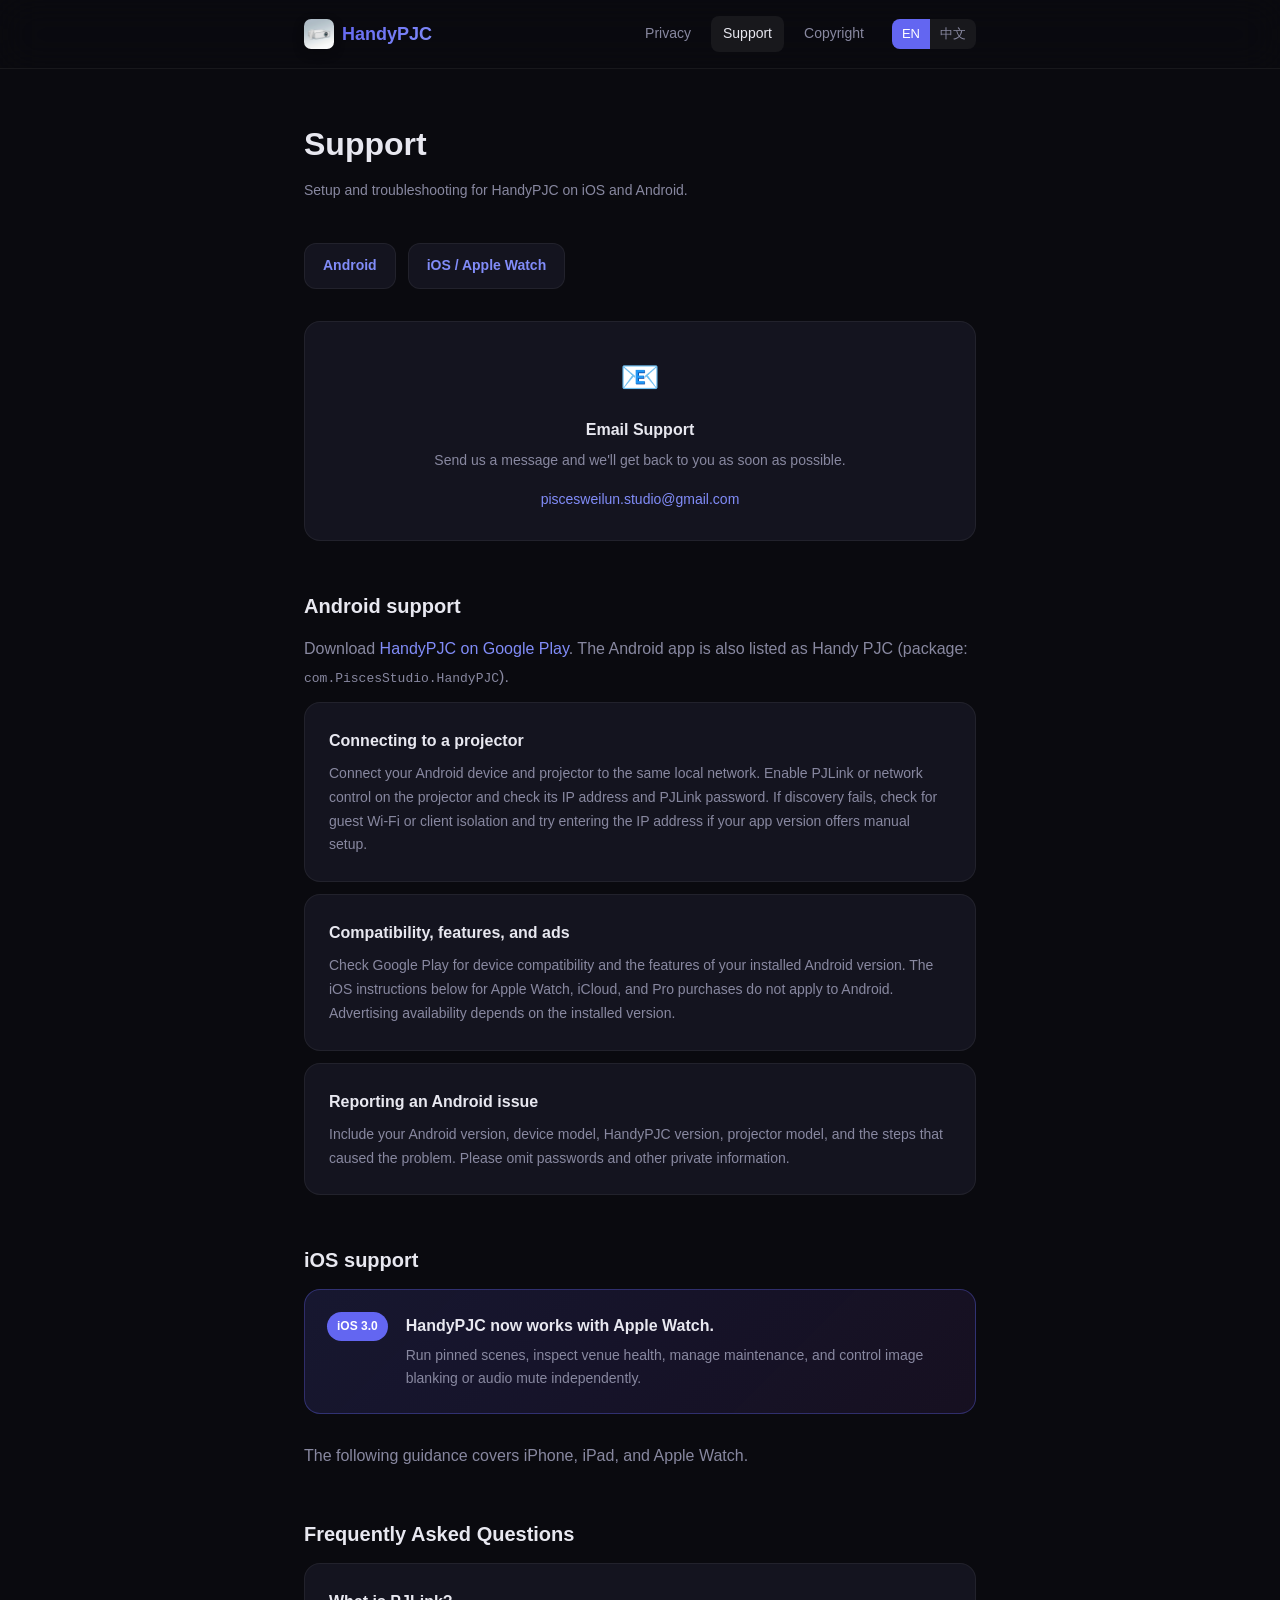
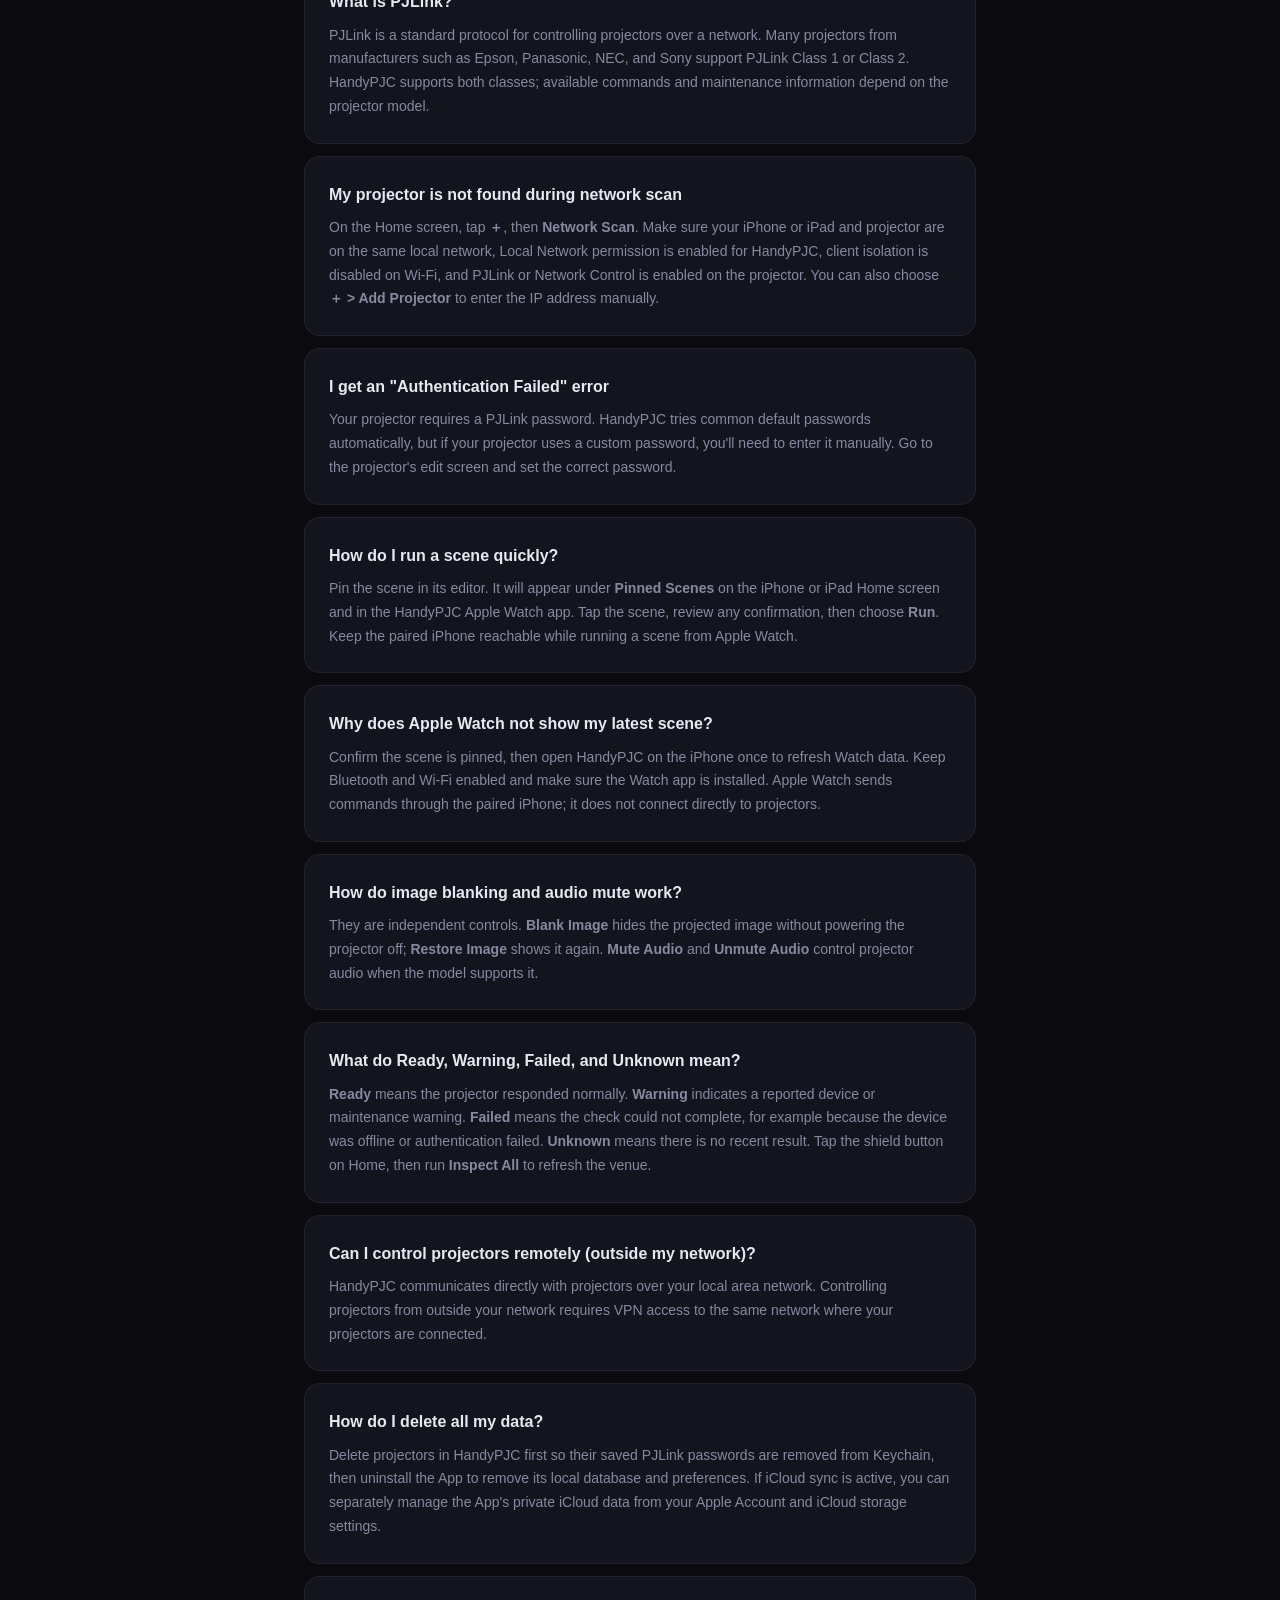
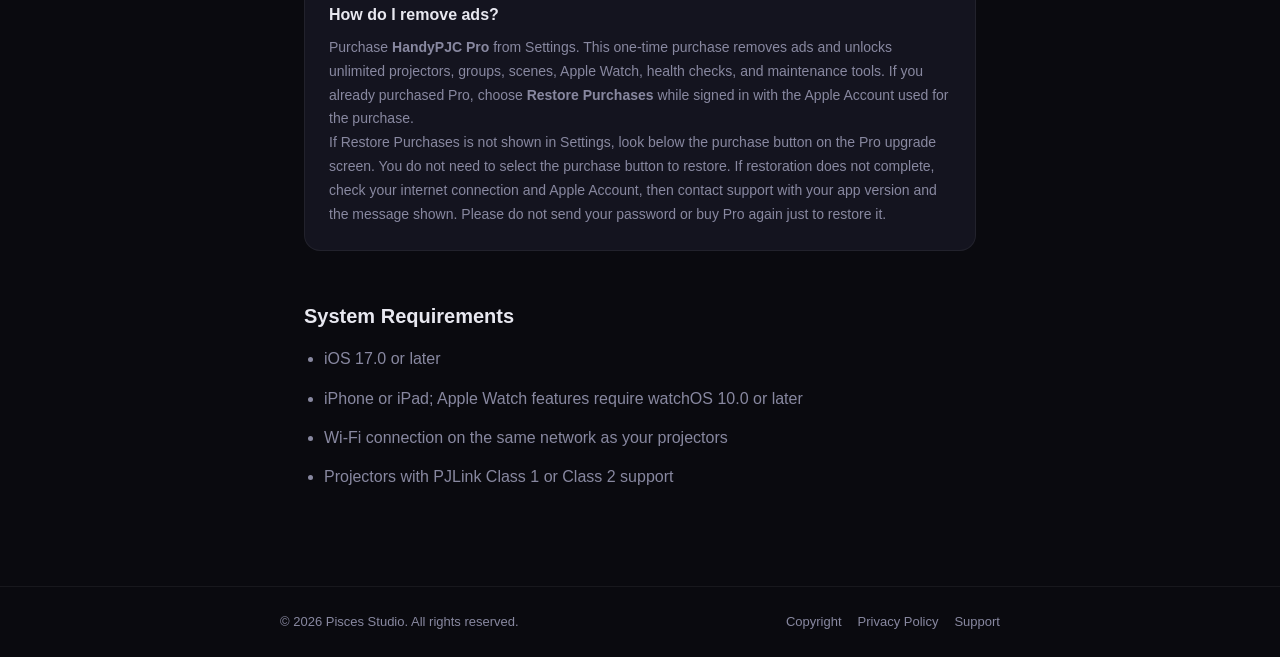
<file: support.html>
<!DOCTYPE html>
<html lang="en">
<head>
    <meta charset="UTF-8">
    <meta name="viewport" content="width=device-width, initial-scale=1.0">
    <title>Support — HandyPJC</title>
    <meta name="description" content="Support for HandyPJC on iOS and Android. Setup, troubleshooting, downloads, and contact information.">
    <meta property="og:image" content="assets/app-icon.png">
    <link rel="icon" type="image/png" sizes="64x64" href="assets/favicon.png">
    <link rel="apple-touch-icon" sizes="180x180" href="assets/apple-touch-icon.png">
    <link rel="stylesheet" href="style.css">
</head>
<body>

<nav class="nav">
    <div class="nav-inner">
        <a href="index.html" class="nav-logo"><img src="assets/app-icon.png" alt="" class="nav-app-icon"> <span id="nav-name">HandyPJC</span></a>
        <div class="nav-links">
            <a href="privacy.html" id="nav-privacy">Privacy</a>
            <a href="support.html" class="active" id="nav-support">Support</a>
            <a href="copyright.html" id="nav-copyright">Copyright</a>
            <div class="lang-switch">
                <a href="#" class="active" onclick="setLang('en')">EN</a>
                <a href="#" onclick="setLang('zh')">中文</a>
            </div>
        </div>
    </div>
</nav>

<div class="content">
    <h1 id="page-title">Support</h1>
    <p class="updated" id="page-sub">Setup and troubleshooting for HandyPJC on iOS and Android.</p>

    <div id="content-en">
        <div class="hero-actions platform-jumps"><a class="secondary-button" href="#android">Android</a><a class="secondary-button" href="#ios">iOS / Apple Watch</a></div>
        <div class="support-grid">
            <div class="support-card">
                <div class="icon">📧</div>
                <h3>Email Support</h3>
                <p>Send us a message and we'll get back to you as soon as possible.</p>
                <a href="mailto:piscesweilun.studio@gmail.com">piscesweilun.studio@gmail.com</a>
            </div>
        </div>


        <section data-platform="android">
            <h2>Android support</h2>
            <p>Download <a href="https://play.google.com/store/apps/details?id=com.PiscesStudio.HandyPJC" target="_blank" rel="noopener noreferrer">HandyPJC on Google Play</a>. The Android app is also listed as Handy PJC (package: <code>com.PiscesStudio.HandyPJC</code>).</p>
            <div class="faq-item"><h3>Connecting to a projector</h3><p>Connect your Android device and projector to the same local network. Enable PJLink or network control on the projector and check its IP address and PJLink password. If discovery fails, check for guest Wi-Fi or client isolation and try entering the IP address if your app version offers manual setup.</p></div>
            <div class="faq-item"><h3>Compatibility, features, and ads</h3><p>Check Google Play for device compatibility and the features of your installed Android version. The iOS instructions below for Apple Watch, iCloud, and Pro purchases do not apply to Android. Advertising availability depends on the installed version.</p></div>
            <div class="faq-item"><h3>Reporting an Android issue</h3><p>Include your Android version, device model, HandyPJC version, projector model, and the steps that caused the problem. Please omit passwords and other private information.</p></div>
        </section>
        <h2 data-platform="ios">iOS support</h2>
        <div class="version-callout">
            <span class="version-label">iOS 3.0</span>
            <div>
                <strong>HandyPJC now works with Apple Watch.</strong>
                <p>Run pinned scenes, inspect venue health, manage maintenance, and control image blanking or audio mute independently.</p>
            </div>
        </div>

        <p>The following guidance covers iPhone, iPad, and Apple Watch.</p>

        <h2>Frequently Asked Questions</h2>

        <div class="faq-item">
            <h3>What is PJLink?</h3>
            <p>PJLink is a standard protocol for controlling projectors over a network. Many projectors from manufacturers such as Epson, Panasonic, NEC, and Sony support PJLink Class 1 or Class 2. HandyPJC supports both classes; available commands and maintenance information depend on the projector model.</p>
        </div>

        <div class="faq-item">
            <h3>My projector is not found during network scan</h3>
            <p>On the Home screen, tap <strong>＋</strong>, then <strong>Network Scan</strong>. Make sure your iPhone or iPad and projector are on the same local network, Local Network permission is enabled for HandyPJC, client isolation is disabled on Wi-Fi, and PJLink or Network Control is enabled on the projector. You can also choose <strong>＋ &gt; Add Projector</strong> to enter the IP address manually.</p>
        </div>

        <div class="faq-item">
            <h3>I get an "Authentication Failed" error</h3>
            <p>Your projector requires a PJLink password. HandyPJC tries common default passwords automatically, but if your projector uses a custom password, you'll need to enter it manually. Go to the projector's edit screen and set the correct password.</p>
        </div>

        <div class="faq-item">
            <h3>How do I run a scene quickly?</h3>
            <p>Pin the scene in its editor. It will appear under <strong>Pinned Scenes</strong> on the iPhone or iPad Home screen and in the HandyPJC Apple Watch app. Tap the scene, review any confirmation, then choose <strong>Run</strong>. Keep the paired iPhone reachable while running a scene from Apple Watch.</p>
        </div>

        <div class="faq-item">
            <h3>Why does Apple Watch not show my latest scene?</h3>
            <p>Confirm the scene is pinned, then open HandyPJC on the iPhone once to refresh Watch data. Keep Bluetooth and Wi-Fi enabled and make sure the Watch app is installed. Apple Watch sends commands through the paired iPhone; it does not connect directly to projectors.</p>
        </div>

        <div class="faq-item">
            <h3>How do image blanking and audio mute work?</h3>
            <p>They are independent controls. <strong>Blank Image</strong> hides the projected image without powering the projector off; <strong>Restore Image</strong> shows it again. <strong>Mute Audio</strong> and <strong>Unmute Audio</strong> control projector audio when the model supports it.</p>
        </div>

        <div class="faq-item">
            <h3>What do Ready, Warning, Failed, and Unknown mean?</h3>
            <p><strong>Ready</strong> means the projector responded normally. <strong>Warning</strong> indicates a reported device or maintenance warning. <strong>Failed</strong> means the check could not complete, for example because the device was offline or authentication failed. <strong>Unknown</strong> means there is no recent result. Tap the shield button on Home, then run <strong>Inspect All</strong> to refresh the venue.</p>
        </div>

        <div class="faq-item">
            <h3>Can I control projectors remotely (outside my network)?</h3>
            <p>HandyPJC communicates directly with projectors over your local area network. Controlling projectors from outside your network requires VPN access to the same network where your projectors are connected.</p>
        </div>

        <div class="faq-item">
            <h3>How do I delete all my data?</h3>
            <p>Delete projectors in HandyPJC first so their saved PJLink passwords are removed from Keychain, then uninstall the App to remove its local database and preferences. If iCloud sync is active, you can separately manage the App's private iCloud data from your Apple Account and iCloud storage settings.</p>
        </div>

        <div class="faq-item">
            <h3>How do I remove ads?</h3>
            <p>Purchase <strong>HandyPJC Pro</strong> from Settings. This one-time purchase removes ads and unlocks unlimited projectors, groups, scenes, Apple Watch, health checks, and maintenance tools. If you already purchased Pro, choose <strong>Restore Purchases</strong> while signed in with the Apple Account used for the purchase.</p>
            <p>If Restore Purchases is not shown in Settings, look below the purchase button on the Pro upgrade screen. You do not need to select the purchase button to restore. If restoration does not complete, check your internet connection and Apple Account, then contact support with your app version and the message shown. Please do not send your password or buy Pro again just to restore it.</p>
        </div>

        <h2>System Requirements</h2>
        <ul>
            <li>iOS 17.0 or later</li>
            <li>iPhone or iPad; Apple Watch features require watchOS 10.0 or later</li>
            <li>Wi-Fi connection on the same network as your projectors</li>
            <li>Projectors with PJLink Class 1 or Class 2 support</li>
        </ul>
    </div>

    <div id="content-zh" style="display:none">
        <div class="hero-actions platform-jumps"><a class="secondary-button" href="#android">Android</a><a class="secondary-button" href="#ios">iOS / Apple Watch</a></div>
        <div class="support-grid">
            <div class="support-card">
                <div class="icon">📧</div>
                <h3>電子郵件支援</h3>
                <p>發送訊息給我們，我們會盡快回覆您。</p>
                <a href="mailto:piscesweilun.studio@gmail.com">piscesweilun.studio@gmail.com</a>
            </div>
        </div>


        <section data-platform="android">
            <h2>Android 支援</h2>
            <p>前往 <a href="https://play.google.com/store/apps/details?id=com.PiscesStudio.HandyPJC" target="_blank" rel="noopener noreferrer">Google Play 下載掌中投控</a>。Android 版亦以 Handy PJC 顯示（套件名稱：<code>com.PiscesStudio.HandyPJC</code>）。</p>
            <div class="faq-item"><h3>如何連接投影機？</h3><p>請讓 Android 裝置與投影機連接同一個區域網路，開啟投影機的 PJLink 或網路控制，並確認 IP 位址與 PJLink 密碼。若搜尋不到設備，請檢查是否使用訪客 Wi-Fi 或啟用了用戶端隔離；若目前版本提供手動新增，也可嘗試輸入 IP 位址。</p></div>
            <div class="faq-item"><h3>相容性、功能與廣告</h3><p>裝置相容性與目前 Android 版本的功能請參閱 Google Play 說明。下方 iOS 的 Apple Watch、iCloud 與 Pro 購買操作不適用於 Android。是否顯示廣告依您安裝的版本而定。</p></div>
            <div class="faq-item"><h3>如何回報 Android 問題？</h3><p>請附上 Android 版本、裝置型號、掌中投控版本、投影機型號，以及發生問題的操作步驟。請勿提供密碼或其他私人資訊。</p></div>
        </section>
        <h2 data-platform="ios">iOS 支援</h2>
        <div class="version-callout">
            <span class="version-label">iOS 3.0</span>
            <div>
                <strong>掌中投控現已支援 Apple Watch。</strong>
                <p>從手腕執行置頂場景、查看場地健康、管理維護資訊，並分別控制關閉影像或聲音靜音。</p>
            </div>
        </div>

        <p>以下說明適用於 iPhone、iPad 與 Apple Watch。</p>

        <h2>常見問題</h2>

        <div class="faq-item">
            <h3>什麼是 PJLink？</h3>
            <p>PJLink 是一種透過網路控制投影機的標準協定。Epson、Panasonic、NEC、Sony 等品牌的許多投影機支援 PJLink Class 1 或 Class 2。掌中投控支援兩種等級；可用指令及維護資訊仍依投影機型號而異。</p>
        </div>

        <div class="faq-item">
            <h3>網路掃描時找不到我的投影機</h3>
            <p>在首頁點擊<strong>「＋」</strong>，再選擇<strong>「網路掃描」</strong>。請確認 iPhone 或 iPad 與投影機位於同一個區域網路、已允許掌中投控使用「區域網路」、Wi-Fi 未啟用用戶端隔離，且投影機已開啟 PJLink 或網路控制。也可以選擇<strong>「＋ &gt; 新增投影機」</strong>手動輸入 IP 位址。</p>
        </div>

        <div class="faq-item">
            <h3>出現「認證失敗」錯誤</h3>
            <p>您的投影機需要 PJLink 密碼。掌中投控會自動嘗試常見的預設密碼，但如果您的投影機使用了自訂密碼，則需要手動輸入。請進入投影機的編輯畫面並設定正確的密碼。</p>
        </div>

        <div class="faq-item">
            <h3>如何快速執行場景？</h3>
            <p>先在場景編輯頁將場景設為置頂，它便會出現在 iPhone／iPad 首頁的<strong>「置頂場景」</strong>及 Apple Watch App 中。點擊場景、確認提示後，再選擇<strong>「執行」</strong>。從 Apple Watch 執行時，請讓配對的 iPhone 保持可連線。</p>
        </div>

        <div class="faq-item">
            <h3>Apple Watch 為什麼沒有顯示最新場景？</h3>
            <p>請先確認場景已置頂，再開啟一次 iPhone 上的掌中投控以更新 Watch 資料。請保持藍牙與 Wi-Fi 開啟，並確認 Watch App 已完成安裝。Apple Watch 會透過配對的 iPhone 傳送指令，不會直接連接投影機。</p>
        </div>

        <div class="faq-item">
            <h3>關閉影像與聲音靜音有什麼不同？</h3>
            <p>兩者可以分別控制。<strong>「關閉影像」</strong>會隱藏投影畫面，但不會關閉投影機；使用<strong>「恢復影像」</strong>即可重新顯示。<strong>「靜音」</strong>與<strong>「取消靜音」</strong>則控制投影機聲音，實際效果依型號是否支援而定。</p>
        </div>

        <div class="faq-item">
            <h3>就緒、警告、失敗與未知代表什麼？</h3>
            <p><strong>就緒</strong>表示投影機正常回應；<strong>警告</strong>表示設備或維護資訊出現警示；<strong>失敗</strong>表示巡檢未能完成，例如設備離線或認證失敗；<strong>未知</strong>表示沒有近期結果。點擊首頁的盾牌按鈕，再執行<strong>「巡檢全部」</strong>即可更新場地狀態。</p>
        </div>

        <div class="faq-item">
            <h3>能否從外部網路遠端控制投影機？</h3>
            <p>掌中投控透過區域網路直接與投影機通訊。若要從外部網路控制投影機，需要使用 VPN 連接到投影機所在的網路。</p>
        </div>

        <div class="faq-item">
            <h3>如何刪除所有資料？</h3>
            <p>請先在掌中投控中刪除投影機，使其儲存於鑰匙圈的 PJLink 密碼一併移除，再解除安裝 App 以刪除本機資料庫及偏好設定。若已啟用 iCloud 同步，您也可以另外從 Apple 帳號及 iCloud 儲存空間設定管理本 App 的私人 iCloud 資料。</p>
        </div>

        <div class="faq-item">
            <h3>如何移除廣告？</h3>
            <p>您可以在「設定」購買<strong>「掌中投控 Pro」</strong>。這是一次性購買，將移除廣告，並解鎖無限投影機、群組、場景、Apple Watch、健康巡檢及維護工具。若已購買過，請用原購買的 Apple 帳號登入，再點擊<strong>「恢復購買」</strong>。</p>
            <p>若「設定」沒有顯示「恢復購買」，請到 Pro 升級頁查看購買按鈕下方，不必按下購買按鈕。若仍無法完成恢復，請檢查網路及 Apple 帳號，再將 App 版本和畫面顯示的訊息提供給支援。請勿提供密碼，也不用為了恢復而再買一次。</p>
        </div>

        <h2>系統需求</h2>
        <ul>
            <li>iOS 17.0 或更新版本</li>
            <li>iPhone 或 iPad；Apple Watch 功能需要 watchOS 10.0 或更新版本</li>
            <li>與投影機在同一網路的 Wi-Fi 連線</li>
            <li>支援 PJLink Class 1 或 Class 2 的投影機</li>
        </ul>
    </div>
</div>

<footer class="footer">
    <div class="footer-inner">
        <span>© 2026 Pisces Studio. All rights reserved.</span>
        <div class="footer-links">
            <a href="copyright.html" id="footer-copyright">Copyright</a>
            <a href="privacy.html" id="footer-privacy">Privacy Policy</a>
            <a href="support.html" id="footer-support">Support</a>
        </div>
    </div>
</footer>

<script>
const i18n = {
    en: {
        'nav-copyright': 'Copyright', 'footer-copyright': 'Copyright',
        'nav-privacy': 'Privacy', 'nav-support': 'Support', 'nav-name': 'HandyPJC',
        'page-title': 'Support', 'page-sub': "Setup and troubleshooting for HandyPJC on iOS and Android.",
        'footer-privacy': 'Privacy Policy', 'footer-support': 'Support'
    },
    zh: {
        'nav-copyright': '版權', 'footer-copyright': '版權聲明',
        'nav-privacy': '隱私權', 'nav-support': '支援', 'nav-name': '掌中投控',
        'page-title': '支援', 'page-sub': '掌中投控 iOS 與 Android 版的設定、疑難排解與聯絡資訊。',
        'footer-privacy': '隱私權政策', 'footer-support': '支援'
    }
};

function setLang(lang) {
    const data = i18n[lang];
    for (const [id, text] of Object.entries(data)) {
        const el = document.getElementById(id);
        if (el) el.textContent = text;
    }
    document.getElementById('content-en').style.display = lang === 'en' ? 'block' : 'none';
    document.getElementById('content-zh').style.display = lang === 'zh' ? 'block' : 'none';
    document.querySelectorAll('.lang-switch a').forEach(a => a.classList.remove('active'));
    document.querySelector(`.lang-switch a[onclick="setLang('${lang}')"]`).classList.add('active');
    document.documentElement.lang = lang === 'zh' ? 'zh-Hant' : 'en';
    localStorage.setItem('lang', lang);
    document.querySelectorAll('[data-platform]').forEach(el => {
        if (el.closest('#content-' + lang)) el.id = el.dataset.platform;
        else el.removeAttribute('id');
    });
}

(function() {
    const saved = localStorage.getItem('lang');
    if (saved === 'en' || saved === 'zh') {
        setLang(saved);
        if (location.hash === '#android' || location.hash === '#ios') document.querySelector(location.hash)?.scrollIntoView();
        return;
    }
    const browserLang = navigator.language || navigator.userLanguage;
    setLang(browserLang && browserLang.startsWith('zh') ? 'zh' : 'en');
    if (location.hash === '#android' || location.hash === '#ios') document.querySelector(location.hash)?.scrollIntoView();
})();
</script>
</body>
</html>
</file>
<file: style.css>
:root {
  --bg: #0a0a0f;
  --bg-card: #14141f;
  --bg-card-hover: #1a1a2a;
  --text: #e8e8f0;
  --text-secondary: #8888a0;
  --accent: #6366f1;
  --accent-light: #818cf8;
  --border: rgba(255,255,255,0.06);
  --radius: 16px;
  --max-w: 720px;
}

* { margin: 0; padding: 0; box-sizing: border-box; }

body {
  font-family: -apple-system, BlinkMacSystemFont, 'SF Pro Text', 'Helvetica Neue', sans-serif;
  background: var(--bg);
  color: var(--text);
  line-height: 1.7;
  -webkit-font-smoothing: antialiased;
}

/* Navigation */
.nav {
  position: sticky;
  top: 0;
  z-index: 100;
  backdrop-filter: blur(20px);
  -webkit-backdrop-filter: blur(20px);
  background: rgba(10,10,15,0.8);
  border-bottom: 1px solid var(--border);
}

.nav-inner {
  max-width: var(--max-w);
  margin: 0 auto;
  padding: 16px 24px;
  display: flex;
  justify-content: space-between;
  align-items: center;
}

.nav-logo {
  font-size: 18px;
  font-weight: 700;
  color: var(--text);
  text-decoration: none;
  display: flex;
  align-items: center;
  gap: 8px;
}

.nav-logo span {
  background: linear-gradient(135deg, var(--accent), var(--accent-light));
  -webkit-background-clip: text;
  -webkit-text-fill-color: transparent;
}

.nav-app-icon {
  width: 30px;
  height: 30px;
  border-radius: 7px;
  object-fit: cover;
  box-shadow: 0 4px 12px rgba(0, 0, 0, 0.24);
}

.nav-links {
  display: flex;
  gap: 8px;
  align-items: center;
}

.nav-links a {
  color: var(--text-secondary);
  text-decoration: none;
  font-size: 14px;
  padding: 6px 12px;
  border-radius: 8px;
  transition: all 0.2s;
}

.nav-links a:hover, .nav-links a.active {
  color: var(--text);
  background: rgba(255,255,255,0.06);
}

.lang-switch {
  display: inline-flex;
  background: rgba(255,255,255,0.06);
  border-radius: 8px;
  overflow: hidden;
  margin-left: 8px;
}

.lang-switch a {
  padding: 4px 10px !important;
  font-size: 13px !important;
  border-radius: 0 !important;
  margin: 0;
}

.lang-switch a.active {
  background: var(--accent) !important;
  color: white !important;
}

/* Hero */
.hero {
  text-align: center;
  padding: 80px 24px 60px;
  max-width: var(--max-w);
  margin: 0 auto;
}

.hero-icon {
  width: 80px;
  height: 80px;
  border-radius: 20px;
  display: block;
  margin: 0 auto 24px;
  object-fit: cover;
  box-shadow: 0 18px 42px rgba(0, 0, 0, 0.32);
}

.hero h1 {
  font-size: 40px;
  font-weight: 800;
  letter-spacing: -0.02em;
  margin-bottom: 12px;
  background: linear-gradient(135deg, var(--text), var(--accent-light));
  -webkit-background-clip: text;
  -webkit-text-fill-color: transparent;
}

.hero p {
  font-size: 18px;
  color: var(--text-secondary);
  max-width: 480px;
  margin: 0 auto;
}

.hero-actions {
  display: flex;
  flex-wrap: wrap;
  justify-content: center;
  gap: 12px;
  margin-top: 28px;
}

.primary-button,
.secondary-button {
  display: inline-flex;
  align-items: center;
  justify-content: center;
  min-height: 44px;
  padding: 10px 18px;
  border-radius: 12px;
  font-size: 14px;
  font-weight: 650;
  text-decoration: none;
  transition: transform 0.2s, background 0.2s;
}

.primary-button {
  color: white;
  background: linear-gradient(135deg, var(--accent), #8b5cf6);
}

.secondary-button {
  color: var(--text);
  background: var(--bg-card);
  border: 1px solid var(--border);
}

.primary-button:hover,
.secondary-button:hover {
  transform: translateY(-1px);
}

.badge-row {
  display: flex;
  flex-wrap: wrap;
  gap: 12px;
  justify-content: center;
  margin-top: 32px;
}

.badge {
  display: inline-flex;
  align-items: center;
  gap: 6px;
  padding: 8px 16px;
  background: var(--bg-card);
  border: 1px solid var(--border);
  border-radius: 24px;
  font-size: 13px;
  color: var(--text-secondary);
}

.badge svg {
  width: 16px;
  height: 16px;
}

/* Features */
.features {
  max-width: var(--max-w);
  margin: 0 auto;
  padding: 0 24px 60px;
  display: grid;
  grid-template-columns: 1fr 1fr;
  gap: 16px;
}

.feature-card {
  padding: 24px;
  background: var(--bg-card);
  border: 1px solid var(--border);
  border-radius: var(--radius);
  transition: background 0.2s;
}

.feature-card:hover {
  background: var(--bg-card-hover);
}

.feature-card .icon {
  font-size: 28px;
  margin-bottom: 12px;
}

.feature-card h3 {
  font-size: 16px;
  font-weight: 600;
  margin-bottom: 6px;
}

.feature-card p {
  font-size: 14px;
  color: var(--text-secondary);
}

.feature-card-wide {
  grid-column: 1 / -1;
}

/* Content Pages */
.content {
  max-width: var(--max-w);
  margin: 0 auto;
  padding: 48px 24px 80px;
}

.content h1 {
  font-size: 32px;
  font-weight: 800;
  margin-bottom: 8px;
}

.content .updated {
  color: var(--text-secondary);
  font-size: 14px;
  margin-bottom: 40px;
}

.content h2 {
  font-size: 20px;
  font-weight: 700;
  margin: 36px 0 12px;
  padding-top: 12px;
}

.content p, .content li {
  color: var(--text-secondary);
  margin-bottom: 12px;
}

.content ul {
  padding-left: 20px;
  margin-bottom: 16px;
}

.content a {
  color: var(--accent-light);
  text-decoration: none;
}

.content a:hover {
  text-decoration: underline;
}

/* Support Page */
.support-grid {
  display: grid;
  grid-template-columns: 1fr;
  gap: 16px;
  margin: 32px 0;
}

.version-callout {
  display: flex;
  gap: 18px;
  align-items: flex-start;
  padding: 22px;
  margin: 0 0 28px;
  border: 1px solid rgba(99,102,241,0.35);
  border-radius: var(--radius);
  background: linear-gradient(135deg, rgba(99,102,241,0.15), rgba(168,85,247,0.08));
}

.version-callout p {
  margin: 4px 0 0;
  font-size: 14px;
}

.version-label {
  flex: 0 0 auto;
  padding: 4px 10px;
  color: #fff;
  background: var(--accent);
  border-radius: 999px;
  font-size: 12px;
  font-weight: 700;
}

.support-card {
  padding: 28px 24px;
  background: var(--bg-card);
  border: 1px solid var(--border);
  border-radius: var(--radius);
  text-align: center;
  transition: all 0.2s;
}

.support-card:hover {
  background: var(--bg-card-hover);
  border-color: rgba(99,102,241,0.3);
}

.support-card .icon {
  font-size: 32px;
  margin-bottom: 12px;
}

.support-card h3 {
  font-size: 16px;
  font-weight: 600;
  margin-bottom: 6px;
}

.support-card p {
  font-size: 14px;
  color: var(--text-secondary);
}

.support-card a {
  color: var(--accent-light);
  text-decoration: none;
  font-size: 14px;
}

.faq-item {
  padding: 24px;
  background: var(--bg-card);
  border: 1px solid var(--border);
  border-radius: var(--radius);
  margin-bottom: 12px;
}

.faq-item h3 {
  font-size: 16px;
  font-weight: 600;
  margin-bottom: 8px;
}

.faq-item p {
  font-size: 14px;
  color: var(--text-secondary);
  margin: 0;
}

/* Footer */
.footer {
  border-top: 1px solid var(--border);
  padding: 24px;
  text-align: center;
}

.footer-inner {
  max-width: var(--max-w);
  margin: 0 auto;
  display: flex;
  justify-content: space-between;
  align-items: center;
  font-size: 13px;
  color: var(--text-secondary);
}

.footer-links {
  display: flex;
  gap: 16px;
}

.footer-links a {
  color: var(--text-secondary);
  text-decoration: none;
}

.footer-links a:hover {
  color: var(--text);
}

/* Responsive */
@media (max-width: 600px) {
  .hero h1 { font-size: 28px; }
  .hero { padding-top: 56px; }
  .hero-actions { flex-direction: column; }
  .primary-button, .secondary-button { width: 100%; }
  .features { grid-template-columns: 1fr; }
  .feature-card-wide { grid-column: auto; }
  .support-grid { grid-template-columns: 1fr; }
  .version-callout { flex-direction: column; gap: 12px; }
  .footer-inner { flex-direction: column; gap: 12px; }
  .nav-inner { flex-wrap: wrap; gap: 12px; padding: 12px 16px; }
  .nav-links { flex-wrap: wrap; gap: 4px; width: 100%; justify-content: space-between; }
  .nav-links a { padding: 6px 8px; }
  .lang-switch { margin-left: 0; }
}

/* Shared iOS / Android support */
.platform-intro { padding-top: 0; padding-bottom: 36px; }
.platform-intro h2 { margin-top: 0; }
.platform-jumps { justify-content: flex-start; margin-bottom: 28px; }
[data-platform] { scroll-margin-top: 140px; }
.content code, .support-card a { overflow-wrap: anywhere; }
.policy-scope { padding: 20px; border: 1px solid var(--border); border-radius: var(--radius); background: var(--bg-card); }
.footer-links { flex-wrap: wrap; justify-content: center; }
a:focus-visible { outline: 2px solid var(--accent-light); outline-offset: 4px; }
</file>
